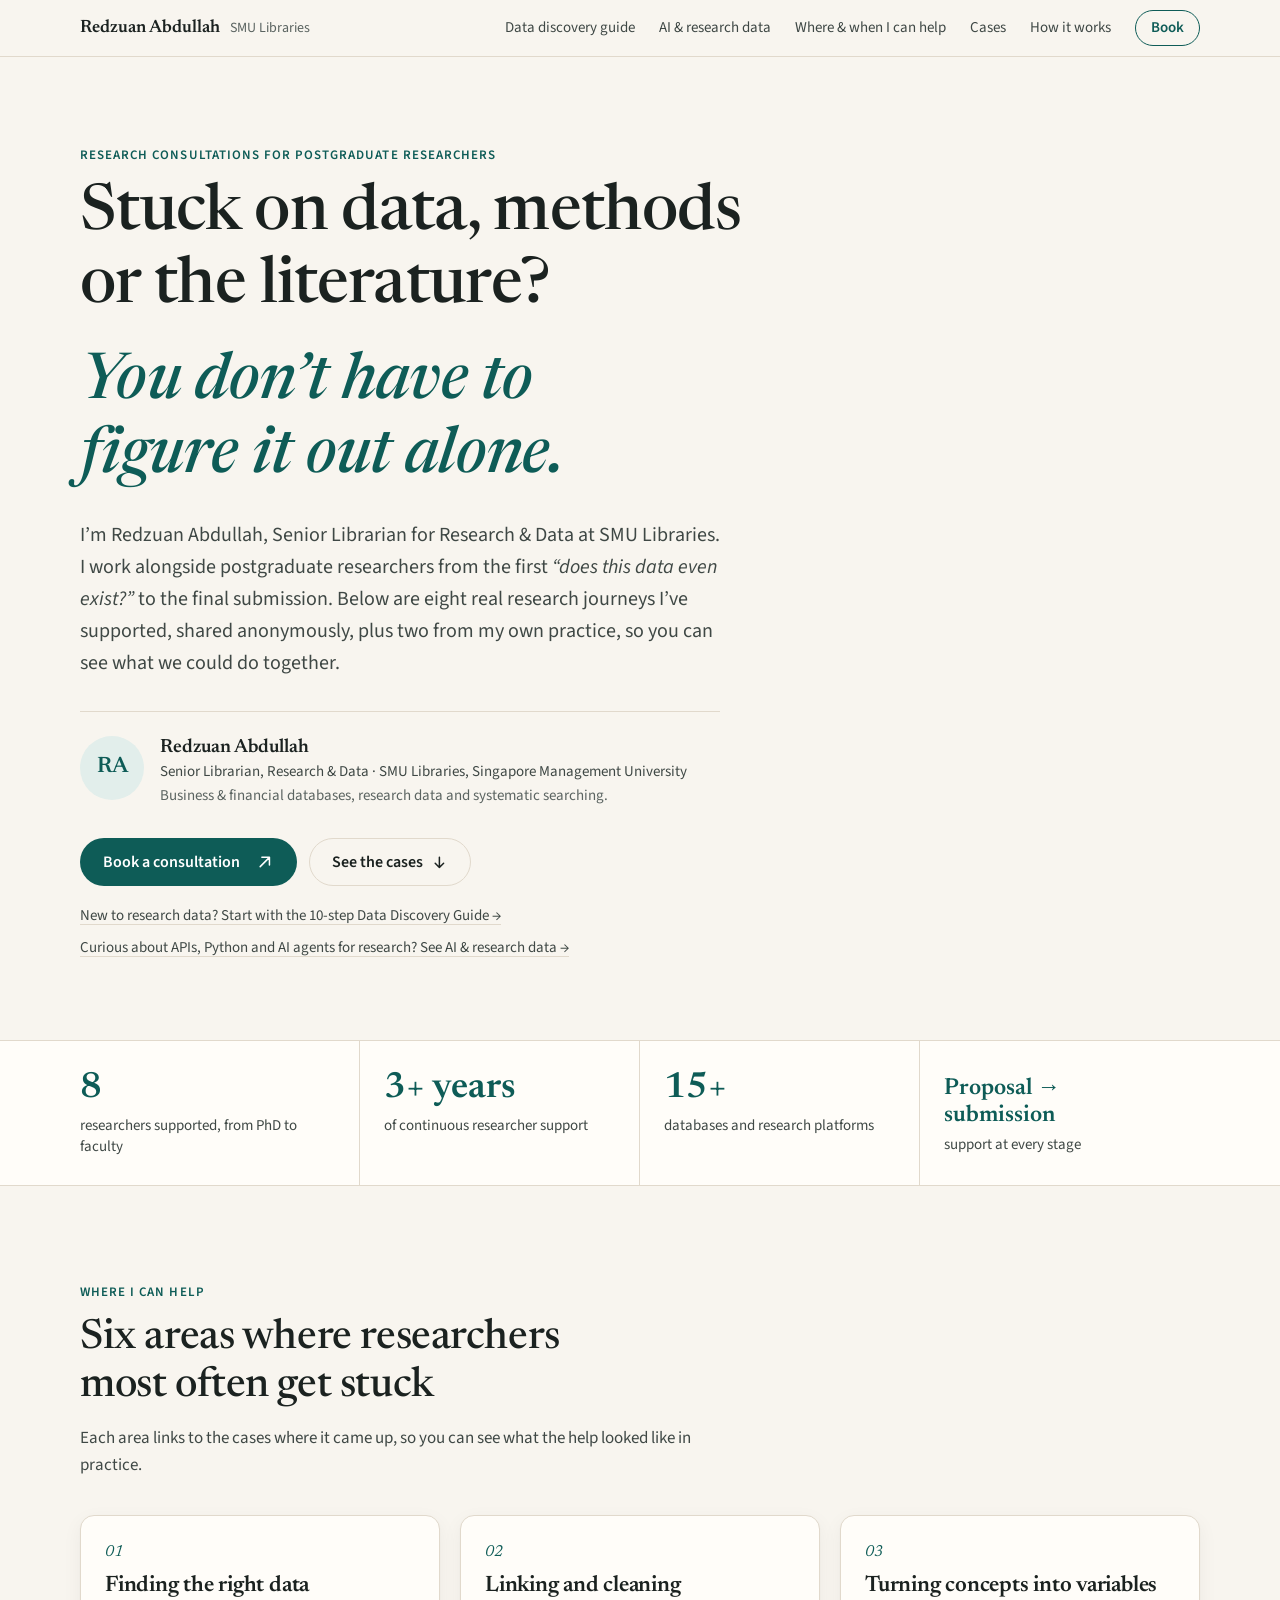
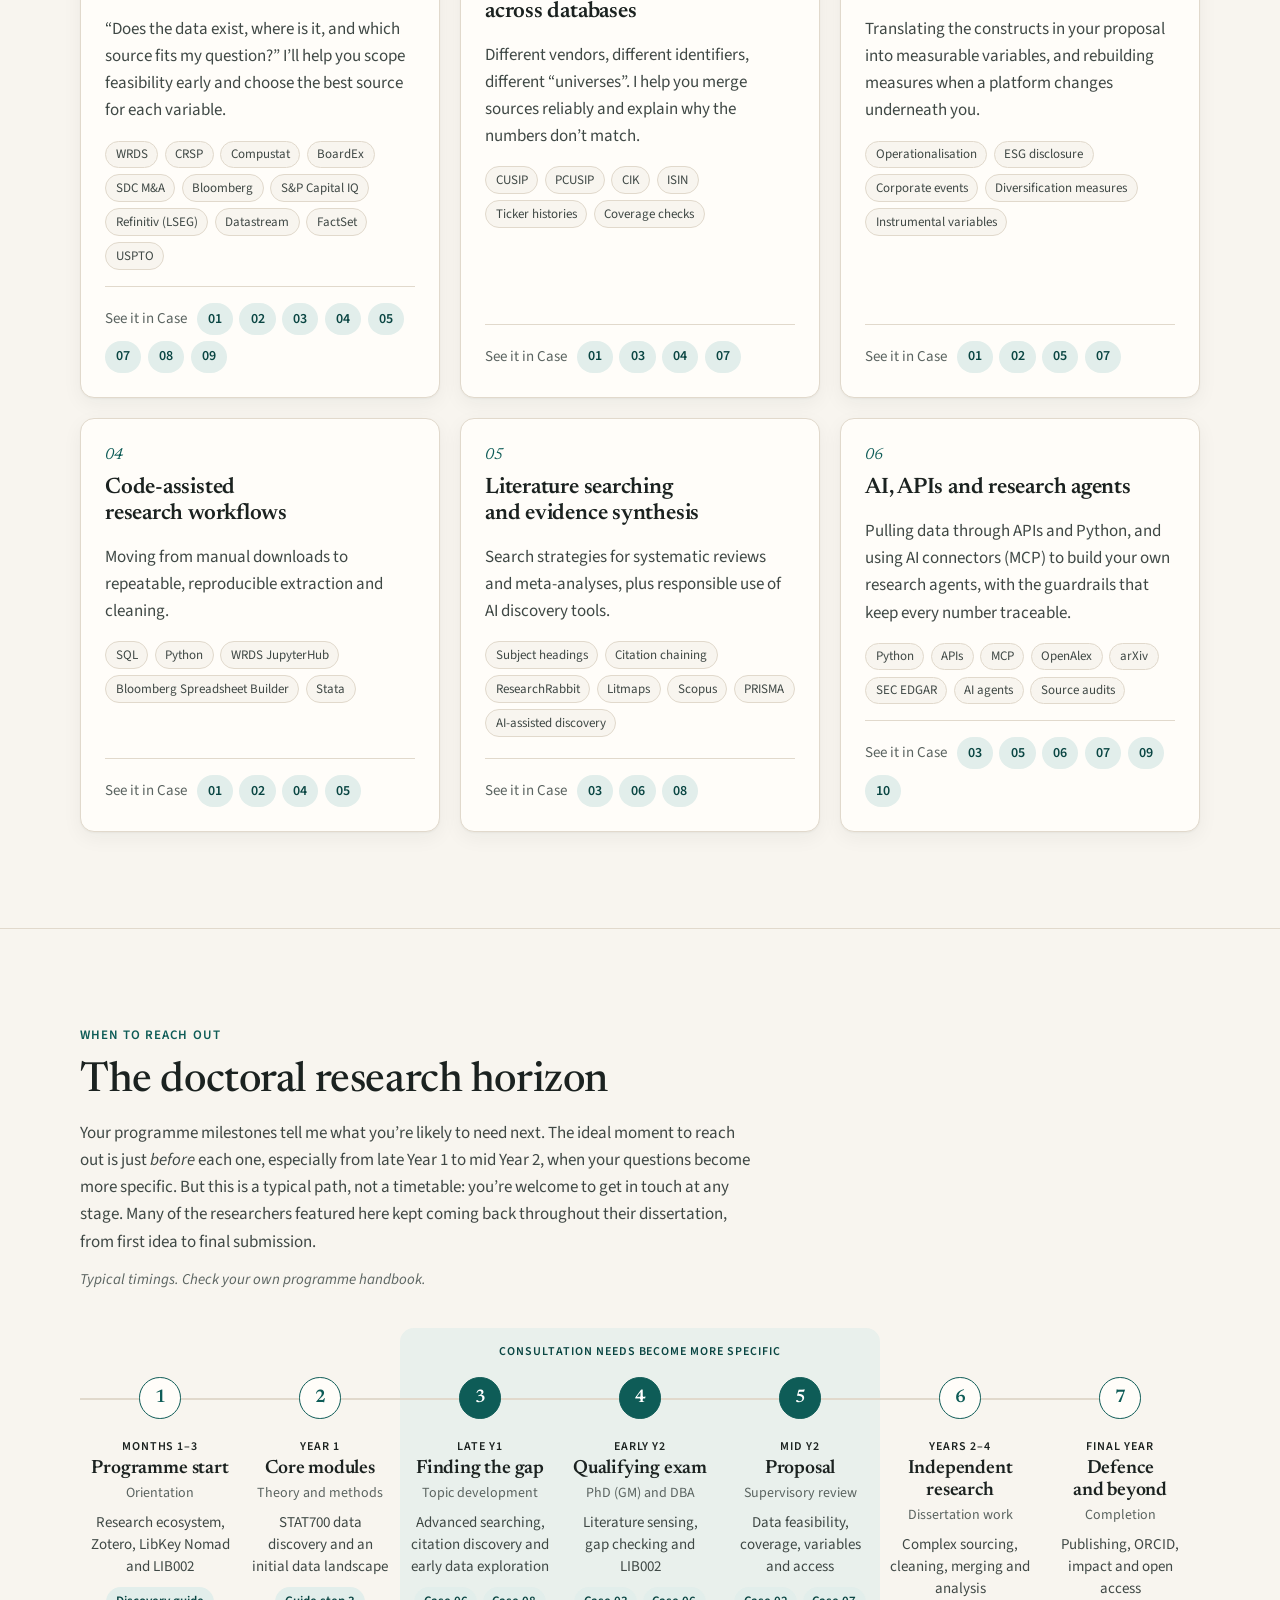
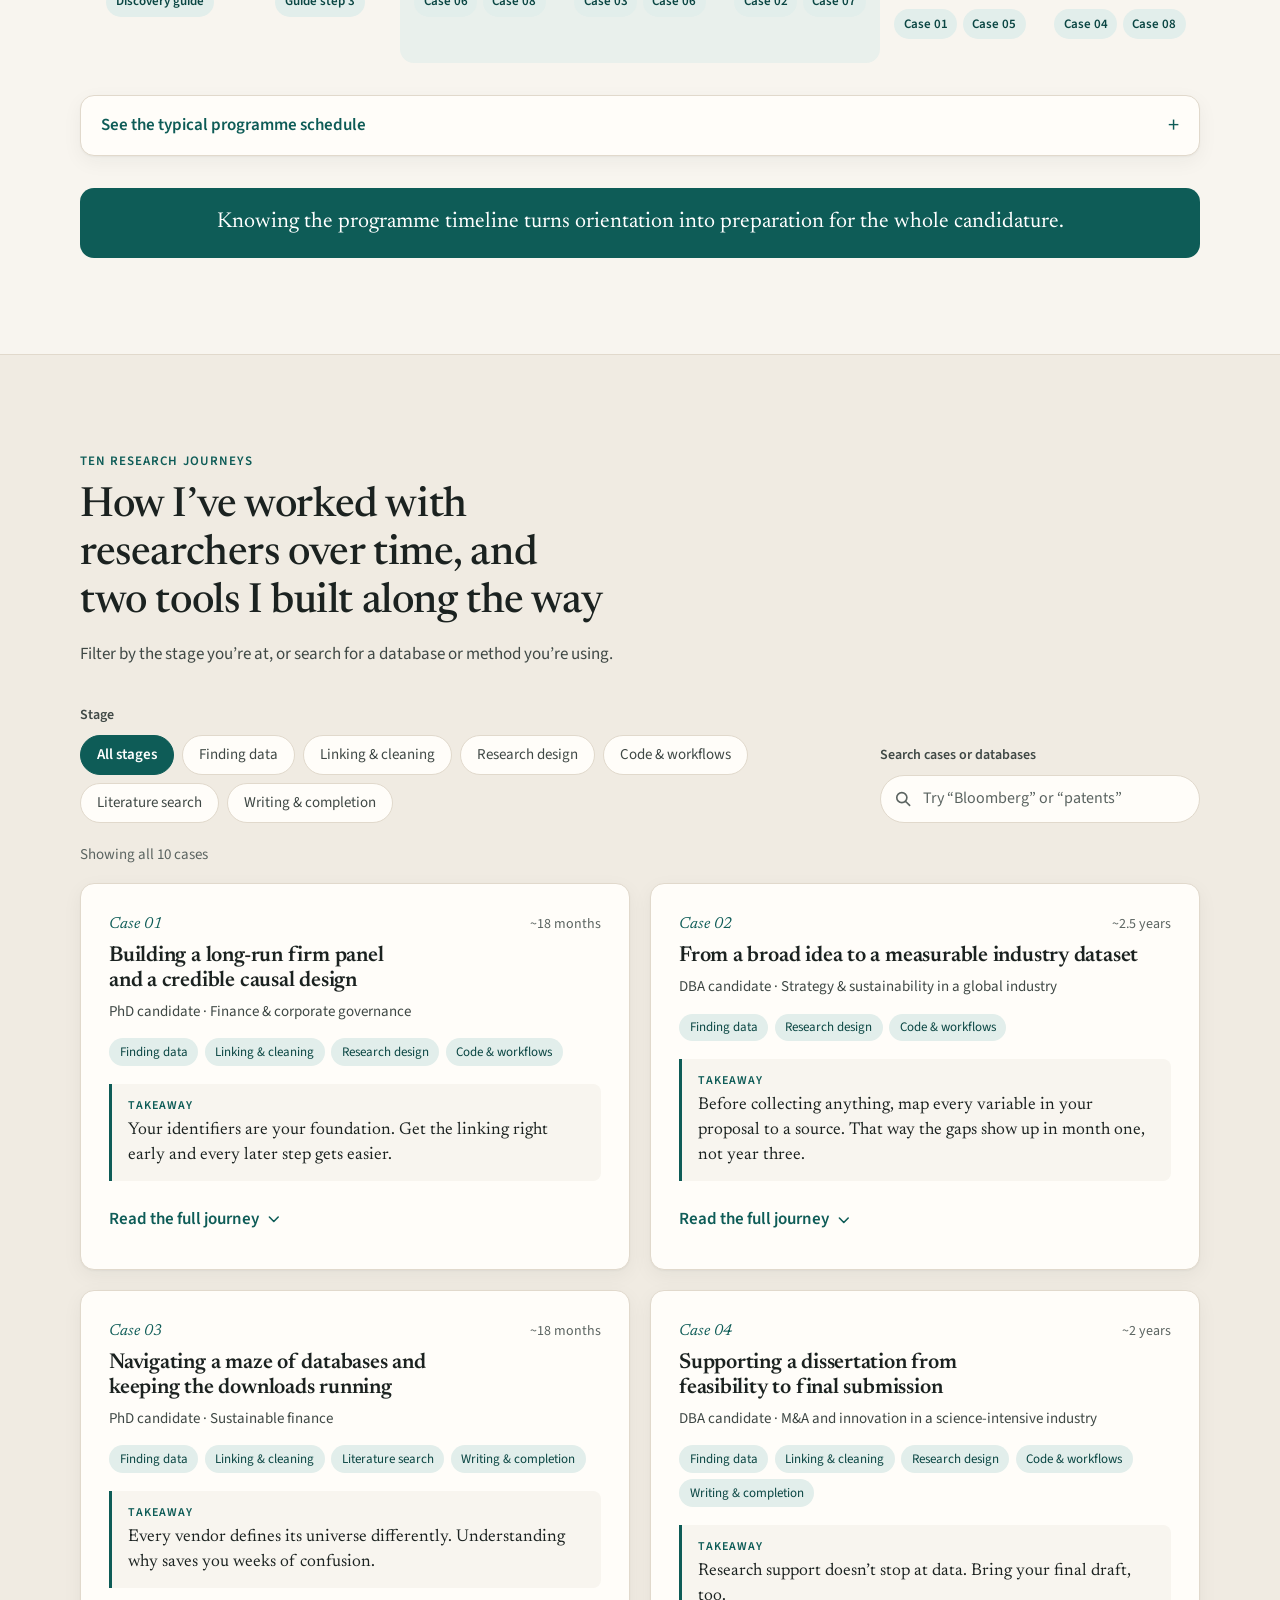
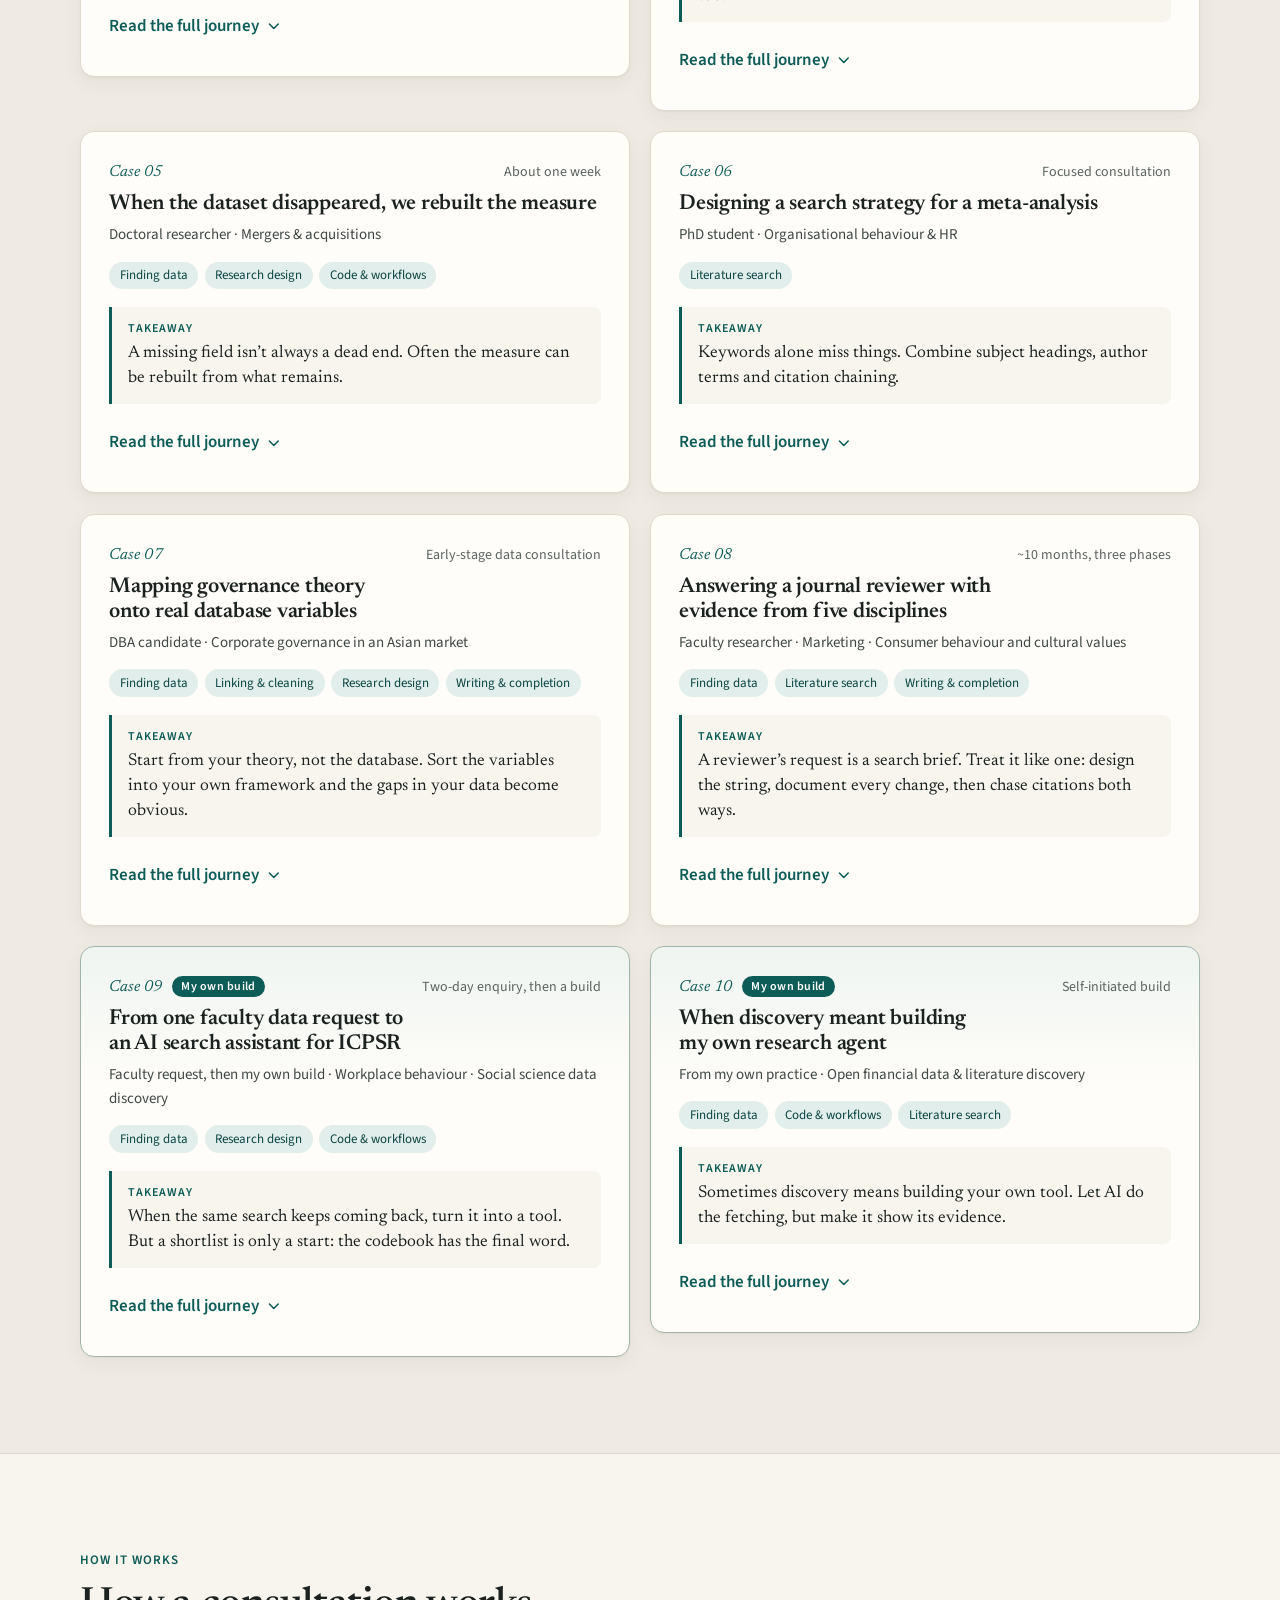
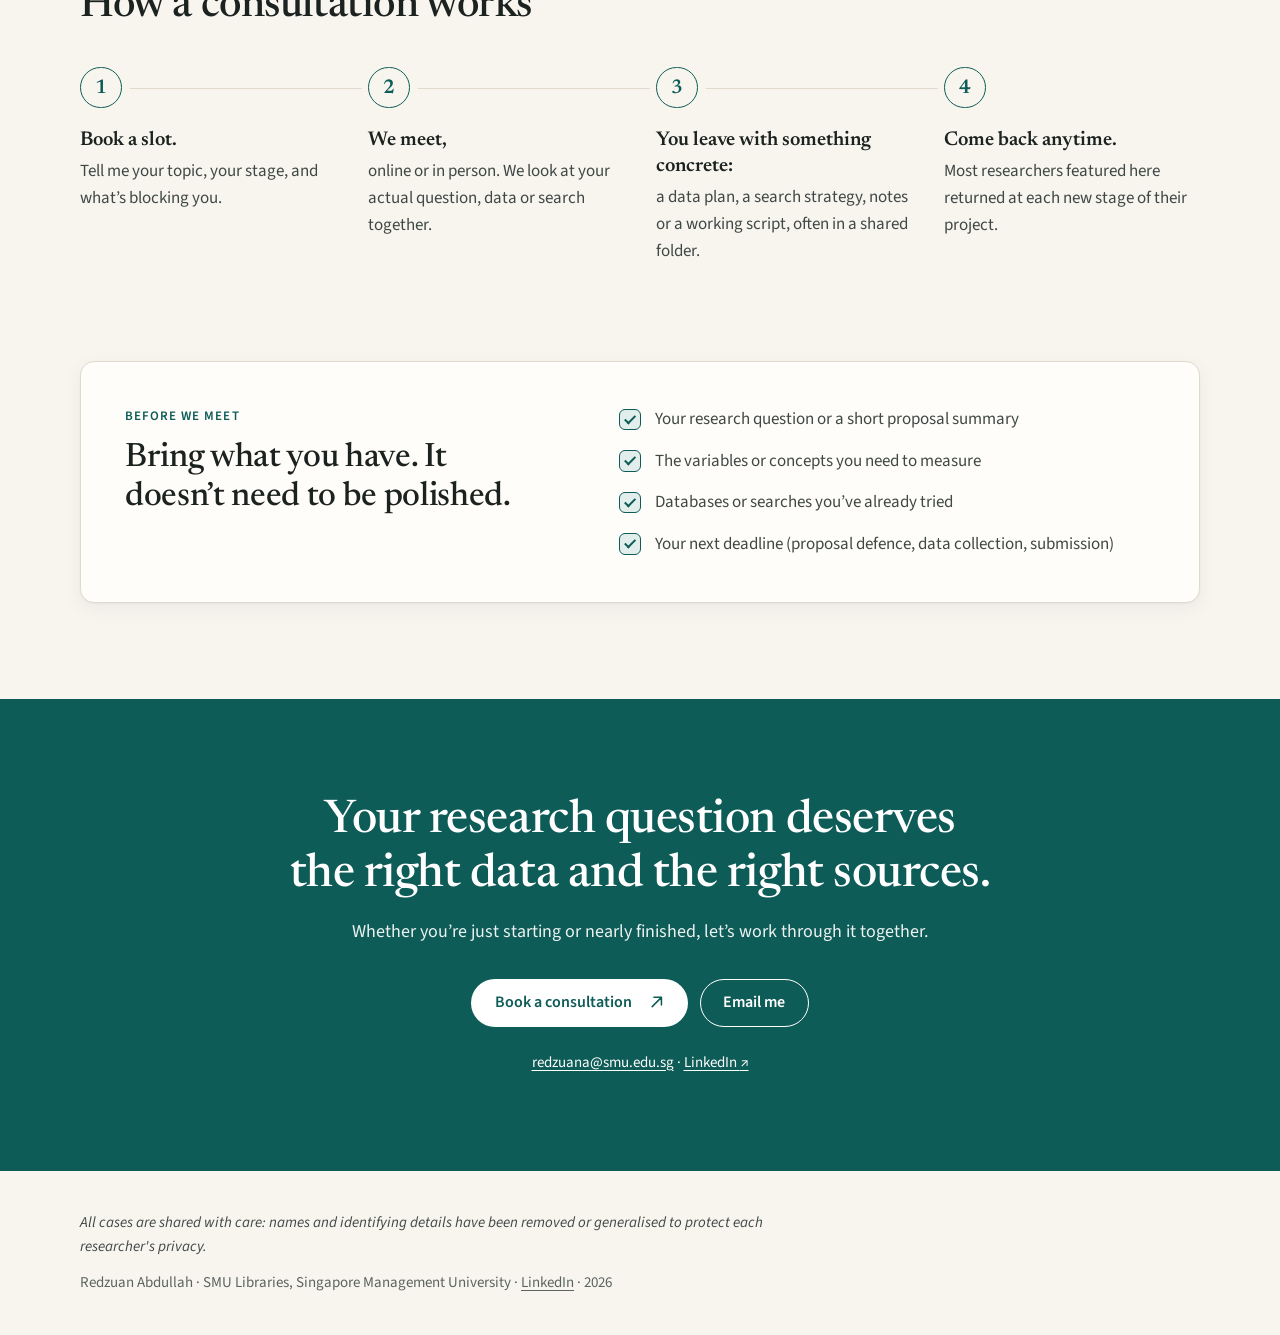
<file: index.html>
<!doctype html>
<html lang="en-SG">
<head>
  <meta charset="utf-8">
  <meta name="viewport" content="width=device-width, initial-scale=1">
  <title>Research consultations · Redzuan Abdullah, SMU Libraries</title>
  <meta name="description" content="Stuck on data, methods or the literature? Book a research consultation with Redzuan Abdullah, Senior Librarian for Research &amp; Data at SMU Libraries, and read ten research journeys, from PhD students to faculty.">
  <meta name="theme-color" content="#f8f5ef" media="(prefers-color-scheme: light)">
  <meta name="theme-color" content="#121614" media="(prefers-color-scheme: dark)">
  <meta name="color-scheme" content="light dark">
  <link rel="canonical" href="https://redzuan-research-support.onrender.com/">

  <!-- Link preview (WhatsApp, Teams, Telegram, LinkedIn…) -->
  <meta property="og:type" content="website">
  <meta property="og:site_name" content="Research consultations · SMU Libraries">
  <meta property="og:title" content="Stuck on data, methods or the literature?">
  <meta property="og:description" content="You don't have to figure it out alone. Ten research journeys, and one-tap booking with Redzuan Abdullah, Senior Librarian for Research &amp; Data at SMU Libraries.">
  <meta property="og:url" content="https://redzuan-research-support.onrender.com/">
  <meta property="og:image" content="https://redzuan-research-support.onrender.com/assets/og-image.png">
  <meta property="og:image:width" content="1200">
  <meta property="og:image:height" content="630">
  <meta property="og:image:alt" content="Research consultations with Redzuan Abdullah, SMU Libraries">
  <meta name="twitter:card" content="summary_large_image">
  <meta name="twitter:title" content="Stuck on data, methods or the literature?">
  <meta name="twitter:description" content="Ten research journeys, and one-tap booking with a Senior Librarian at SMU Libraries.">
  <meta name="twitter:image" content="https://redzuan-research-support.onrender.com/assets/og-image.png">

  <link rel="icon" href="assets/favicon.svg" type="image/svg+xml">
  <link rel="apple-touch-icon" href="assets/apple-touch-icon.png">

  <link rel="preconnect" href="https://fonts.googleapis.com">
  <link rel="preconnect" href="https://fonts.gstatic.com" crossorigin>
  <link rel="stylesheet" href="https://fonts.googleapis.com/css2?family=Newsreader:ital,opsz,wght@0,6..72,500;0,6..72,600;1,6..72,500&family=Source+Sans+3:wght@400;600&display=swap">
  <link rel="stylesheet" href="styles.css">
</head>
<body>
  <a class="skip-link" href="#main">Skip to main content</a>

  <header class="topbar">
    <div class="wrap topbar__inner">
      <a class="topbar__brand" href="#top">
        <span class="topbar__name" data-name>Redzuan Abdullah</span>
        <span class="topbar__org">SMU Libraries</span>
      </a>
      <nav class="topbar__nav" aria-label="Sections">
        <a href="guide.html">Data discovery guide</a>
        <a href="ai.html">AI &amp; research data</a>
        <a href="#help">Where &amp; when I can help</a>
        <a href="#cases">Cases</a>
        <a href="#how">How it works</a>
        <a class="topbar__mobile" href="guide.html">Guide</a>
        <a class="topbar__book" href="https://researchguides.smu.edu.sg/prf.php?id=c960a95b-7bd7-11ed-9738-0ae0bf56cf20" data-book target="_blank" rel="noopener">Book<span class="sr-only"> a consultation (opens in a new tab)</span></a>
      </nav>
    </div>
  </header>

  <main id="main">
    <!-- 1. Hero -->
    <section class="hero" id="top" aria-labelledby="hero-title">
      <div class="wrap">
        <p class="eyebrow">Research consultations for postgraduate researchers</p>
        <h1 id="hero-title" class="hero__title">
          Stuck on data, methods or the literature?
          <span class="hero__accent">You don’t have to figure it out alone.</span>
        </h1>
        <p class="hero__lede">
          I’m <span data-name>Redzuan Abdullah</span>, <span data-title-sentence>Senior Librarian for Research &amp; Data</span> at SMU Libraries.
          I work alongside postgraduate researchers from the first <em>“does this data even exist?”</em>
          to the final submission. Below are eight real research journeys I’ve supported,
          shared anonymously, plus two from my own practice, so you can see what we could do together.
        </p>

        <div class="person">
          <div class="person__avatar" data-avatar aria-hidden="true">RA</div>
          <div class="person__text">
            <p class="person__name" data-name>Redzuan Abdullah</p>
            <p class="person__title"><span data-title>Senior Librarian, Research &amp; Data</span> · <span data-institution>SMU Libraries, Singapore Management University</span></p>
            <p class="person__expertise" data-expertise>Business &amp; financial databases, research data and systematic searching.</p>
          </div>
        </div>

        <div class="actions">
          <a class="btn btn--primary" href="https://researchguides.smu.edu.sg/prf.php?id=c960a95b-7bd7-11ed-9738-0ae0bf56cf20" data-book target="_blank" rel="noopener">
            Book a consultation<span class="sr-only"> (opens in a new tab)</span>
            <svg class="btn__icon" viewBox="0 0 20 20" aria-hidden="true" focusable="false"><path d="M7 4h9v9M16 4 5 15" fill="none" stroke="currentColor" stroke-width="1.8" stroke-linecap="round" stroke-linejoin="round"/></svg>
          </a>
          <a class="btn btn--ghost" href="#cases">
            See the cases
            <svg class="btn__icon" viewBox="0 0 20 20" aria-hidden="true" focusable="false"><path d="M10 4v12M5 11l5 5 5-5" fill="none" stroke="currentColor" stroke-width="1.8" stroke-linecap="round" stroke-linejoin="round"/></svg>
          </a>
        </div>
        <p class="hero__guide"><a href="guide.html">New to research data? Start with the 10-step Data Discovery Guide <span aria-hidden="true">→</span></a></p>
        <p class="hero__guide"><a href="ai.html">Curious about APIs, Python and AI agents for research? See AI &amp; research data <span aria-hidden="true">→</span></a></p>
      </div>
    </section>

    <!-- 2. Stats strip -->
    <section class="stats" aria-label="At a glance">
      <div class="wrap">
        <ul class="stats__list" id="stats-list"></ul>
      </div>
    </section>

    <!-- 3. Where I can help -->
    <section class="section" id="help" aria-labelledby="help-title">
      <div class="wrap">
        <header class="section__head reveal">
          <p class="eyebrow">Where I can help</p>
          <h2 id="help-title" class="section__title">Six areas where researchers most often get stuck</h2>
          <p class="section__intro">Each area links to the cases where it came up, so you can see what the help looked like in practice.</p>
        </header>
        <ol class="themes" id="themes-list"></ol>
      </div>
    </section>

    <!-- 3b. When to reach out -->
    <section class="section section--rule" id="when" aria-labelledby="when-title">
      <div class="wrap">
        <header class="section__head reveal">
          <p class="eyebrow">When to reach out</p>
          <h2 id="when-title" class="section__title">The doctoral research horizon</h2>
          <p class="section__intro">Your programme milestones tell me what you’re likely to need next. The ideal moment to reach out is just <em>before</em> each one, especially from late Year 1 to mid Year 2, when your questions become more specific. But this is a typical path, not a timetable: you’re welcome to get in touch at any stage. Many of the researchers featured here kept coming back throughout their dissertation, from first idea to final submission.</p>
          <p class="horizon__note">Typical timings. Check your own programme handbook.</p>
        </header>

        <ol class="horizon reveal" id="horizon">
          <li class="horizon__band" aria-hidden="true"></li>
          <li class="horizon__bandlabel">Consultation needs become more specific</li>
          <li class="horizon__step" style="--c:1;--r:1">
            <span class="horizon__dot" aria-hidden="true">1</span>
            <p class="horizon__when">Months 1–3</p>
            <h3 class="horizon__title">Programme start</h3>
            <p class="horizon__sub">Orientation</p>
            <p class="horizon__need">Research ecosystem, Zotero, LibKey Nomad and LIB002</p>
            <p class="horizon__links"><span class="sr-only">See: </span><a class="case-link" href="guide.html">Discovery guide</a></p>
          </li>
          <li class="horizon__step" style="--c:2;--r:2">
            <span class="horizon__dot" aria-hidden="true">2</span>
            <p class="horizon__when">Year 1</p>
            <h3 class="horizon__title">Core modules</h3>
            <p class="horizon__sub">Theory and methods</p>
            <p class="horizon__need">STAT700 data discovery and an initial data landscape</p>
            <p class="horizon__links"><span class="sr-only">See: </span><a class="case-link" href="guide.html#step-3">Guide step 3</a></p>
          </li>
          <li class="horizon__step horizon__step--focus" style="--c:3;--r:4">
            <span class="horizon__dot" aria-hidden="true">3</span>
            <p class="horizon__when">Late Y1</p>
            <h3 class="horizon__title">Finding the gap</h3>
            <p class="horizon__sub">Topic development</p>
            <p class="horizon__need">Advanced searching, citation discovery and early data exploration</p>
            <p class="horizon__links"><span class="sr-only">See: </span><a class="case-link" href="#case-06" data-case-link="06">Case 06</a> <a class="case-link" href="#case-08" data-case-link="08">Case 08</a></p>
          </li>
          <li class="horizon__step horizon__step--focus" style="--c:4;--r:5">
            <span class="horizon__dot" aria-hidden="true">4</span>
            <p class="horizon__when">Early Y2</p>
            <h3 class="horizon__title">Qualifying exam</h3>
            <p class="horizon__sub">PhD (GM) and DBA</p>
            <p class="horizon__need">Literature sensing, gap checking and LIB002</p>
            <p class="horizon__links"><span class="sr-only">See: </span><a class="case-link" href="#case-03" data-case-link="03">Case 03</a> <a class="case-link" href="#case-06" data-case-link="06">Case 06</a></p>
          </li>
          <li class="horizon__step horizon__step--focus" style="--c:5;--r:6">
            <span class="horizon__dot" aria-hidden="true">5</span>
            <p class="horizon__when">Mid Y2</p>
            <h3 class="horizon__title">Proposal</h3>
            <p class="horizon__sub">Supervisory review</p>
            <p class="horizon__need">Data feasibility, coverage, variables and access</p>
            <p class="horizon__links"><span class="sr-only">See: </span><a class="case-link" href="#case-02" data-case-link="02">Case 02</a> <a class="case-link" href="#case-07" data-case-link="07">Case 07</a></p>
          </li>
          <li class="horizon__step" style="--c:6;--r:7">
            <span class="horizon__dot" aria-hidden="true">6</span>
            <p class="horizon__when">Years 2–4</p>
            <h3 class="horizon__title">Independent research</h3>
            <p class="horizon__sub">Dissertation work</p>
            <p class="horizon__need">Complex sourcing, cleaning, merging and analysis</p>
            <p class="horizon__links"><span class="sr-only">See: </span><a class="case-link" href="#case-01" data-case-link="01">Case 01</a> <a class="case-link" href="#case-05" data-case-link="05">Case 05</a></p>
          </li>
          <li class="horizon__step" style="--c:7;--r:8">
            <span class="horizon__dot" aria-hidden="true">7</span>
            <p class="horizon__when">Final year</p>
            <h3 class="horizon__title">Defence and beyond</h3>
            <p class="horizon__sub">Completion</p>
            <p class="horizon__need">Publishing, ORCID, impact and open access</p>
            <p class="horizon__links"><span class="sr-only">See: </span><a class="case-link" href="#case-04" data-case-link="04">Case 04</a> <a class="case-link" href="#case-08" data-case-link="08">Case 08</a></p>
          </li>
        </ol>

        <details class="schedule reveal">
          <summary>See the typical programme schedule</summary>
          <div class="schedule__body">
            <table class="schedule__table">
              <caption class="sr-only">Typical programme schedule by year and term</caption>
              <thead><tr><th scope="col">Year</th><th scope="col">Term 1</th><th scope="col">Term 2</th><th scope="col">Term 3</th></tr></thead>
              <tbody>
                <tr><th scope="row">Year one</th><td data-label="Term 1">Modular courses (common) and competency workshops</td><td data-label="Term 2">Modular courses (common) and competency workshops</td><td data-label="Term 3">Modular courses (common) and competency workshops</td></tr>
                <tr><th scope="row">Year two</th><td data-label="Term 1">Modular courses (electives)<br>Qualifying examination<br>Introductory research project</td><td data-label="Term 2">Form dissertation committee<br>Dissertation proposal</td><td data-label="Term 3">Submit written dissertation proposal<br>Oral defence of proposal<br>Dissertation project</td></tr>
                <tr><th scope="row">Year three</th><td data-label="Term 1">Dissertation project</td><td data-label="Term 2">Dissertation project<br>Defence of research project design &amp; implementation</td><td data-label="Term 3">Dissertation project<br>Presentation of defence (research project design &amp; implementation)</td></tr>
                <tr><th scope="row">Year four</th><td data-label="Term 1">Dissertation project</td><td data-label="Term 2">Dissertation project<br>Submission of written dissertation report</td><td data-label="Term 3">Oral defence of dissertation<br>Revise &amp; re-submit dissertation report<br>Submission of report to PG Research Office</td></tr>
              </tbody>
            </table>
            <p class="schedule__note">Typical timings. Check your own programme handbook.</p>
          </div>
        </details>

        <p class="horizon__close reveal">Knowing the programme timeline turns orientation into preparation for the whole candidature.</p>
      </div>
    </section>

    <!-- 4. Seven research journeys -->
    <section class="section section--tint" id="cases" aria-labelledby="cases-title">
      <div class="wrap">
        <header class="section__head reveal">
          <p class="eyebrow">Ten research journeys</p>
          <h2 id="cases-title" class="section__title">How I’ve worked with researchers over time, and two tools I built along the way</h2>
          <p class="section__intro">Filter by the stage you’re at, or search for a database or method you’re using.</p>
        </header>

        <div class="filters" role="search">
          <fieldset class="filters__stages">
            <legend class="filters__label">Stage</legend>
            <div class="filters__chips" id="stage-filters"></div>
          </fieldset>
          <div class="filters__search">
            <label class="filters__label" for="case-search">Search cases or databases</label>
            <div class="search">
              <svg class="search__icon" viewBox="0 0 20 20" aria-hidden="true" focusable="false"><circle cx="8.5" cy="8.5" r="5.5" fill="none" stroke="currentColor" stroke-width="1.8"/><path d="m13 13 4 4" stroke="currentColor" stroke-width="1.8" stroke-linecap="round"/></svg>
              <input id="case-search" class="search__input" type="search" placeholder="Try “Bloomberg” or “patents”" autocomplete="off" spellcheck="false">
            </div>
          </div>
        </div>

        <p class="results" id="results-count" role="status" aria-live="polite"></p>
        <ul class="cases" id="case-list"></ul>
        <div class="empty" id="empty-state" hidden>
          <p>No cases match that combination yet. That doesn’t mean I can’t help.</p>
          <button type="button" class="btn btn--ghost btn--small" id="reset-filters">Show all cases</button>
        </div>
      </div>
    </section>

    <!-- 5. How a consultation works -->
    <section class="section" id="how" aria-labelledby="how-title">
      <div class="wrap">
        <header class="section__head reveal">
          <p class="eyebrow">How it works</p>
          <h2 id="how-title" class="section__title">How a consultation works</h2>
        </header>
        <ol class="steps" id="steps-list"></ol>
      </div>
    </section>

    <!-- 6. Before we meet -->
    <section class="section section--tight" id="prepare" aria-labelledby="prepare-title">
      <div class="wrap">
        <div class="prepare reveal">
          <div>
            <p class="eyebrow">Before we meet</p>
            <h2 id="prepare-title" class="section__title">Bring what you have. It doesn’t need to be polished.</h2>
          </div>
          <ul class="checklist" id="checklist"></ul>
        </div>
      </div>
    </section>

    <!-- 7. Final call to action -->
    <section class="cta" id="book" aria-labelledby="cta-title">
      <div class="wrap cta__inner reveal">
        <h2 id="cta-title" class="cta__title">Your research question deserves the right data and the right sources.</h2>
        <p class="cta__line">Whether you’re just starting or nearly finished, let’s work through it together.</p>
        <div class="actions actions--center">
          <a class="btn btn--light" href="https://researchguides.smu.edu.sg/prf.php?id=c960a95b-7bd7-11ed-9738-0ae0bf56cf20" data-book target="_blank" rel="noopener">
            Book a consultation<span class="sr-only"> (opens in a new tab)</span>
            <svg class="btn__icon" viewBox="0 0 20 20" aria-hidden="true" focusable="false"><path d="M7 4h9v9M16 4 5 15" fill="none" stroke="currentColor" stroke-width="1.8" stroke-linecap="round" stroke-linejoin="round"/></svg>
          </a>
          <a class="btn btn--outline-light" href="mailto:redzuana@smu.edu.sg" data-email>Email me</a>
        </div>
        <p class="cta__email"><a href="mailto:redzuana@smu.edu.sg" data-email data-email-text>redzuana@smu.edu.sg</a> · <a href="https://www.linkedin.com/in/redzuan-abdullah-b723809b/" data-linkedin target="_blank" rel="noopener">LinkedIn <span aria-hidden="true">↗</span><span class="sr-only"> (opens in a new tab)</span></a></p>
      </div>
    </section>
  </main>

  <!-- 8. Footer -->
  <footer class="footer">
    <div class="wrap">
      <p class="footer__note">All cases are shared with care: names and identifying details have been removed or generalised to protect each researcher's privacy.</p>
      <p class="footer__meta">
        <span data-name>Redzuan Abdullah</span> · <span data-institution>SMU Libraries, Singapore Management University</span> · <a href="https://www.linkedin.com/in/redzuan-abdullah-b723809b/" data-linkedin target="_blank" rel="noopener">LinkedIn<span class="sr-only"> (opens in a new tab)</span></a> · <span id="year">2026</span>
      </p>
    </div>
  </footer>

  <!-- Sticky mobile button (appears after you scroll past the top) -->
  <a class="sticky-book" id="sticky-book" href="https://researchguides.smu.edu.sg/prf.php?id=c960a95b-7bd7-11ed-9738-0ae0bf56cf20" data-book target="_blank" rel="noopener">
    Book a consultation<span class="sr-only"> (opens in a new tab)</span>
  </a>

  <noscript>
    <p class="noscript">Turn on JavaScript to see the case examples. You can still
      <a href="https://researchguides.smu.edu.sg/prf.php?id=c960a95b-7bd7-11ed-9738-0ae0bf56cf20">book a consultation</a>
      or email <a href="mailto:redzuana@smu.edu.sg">redzuana@smu.edu.sg</a>.</p>
  </noscript>

  <script src="content.js" defer></script>
  <script src="script.js" defer></script>
</body>
</html>
</file>
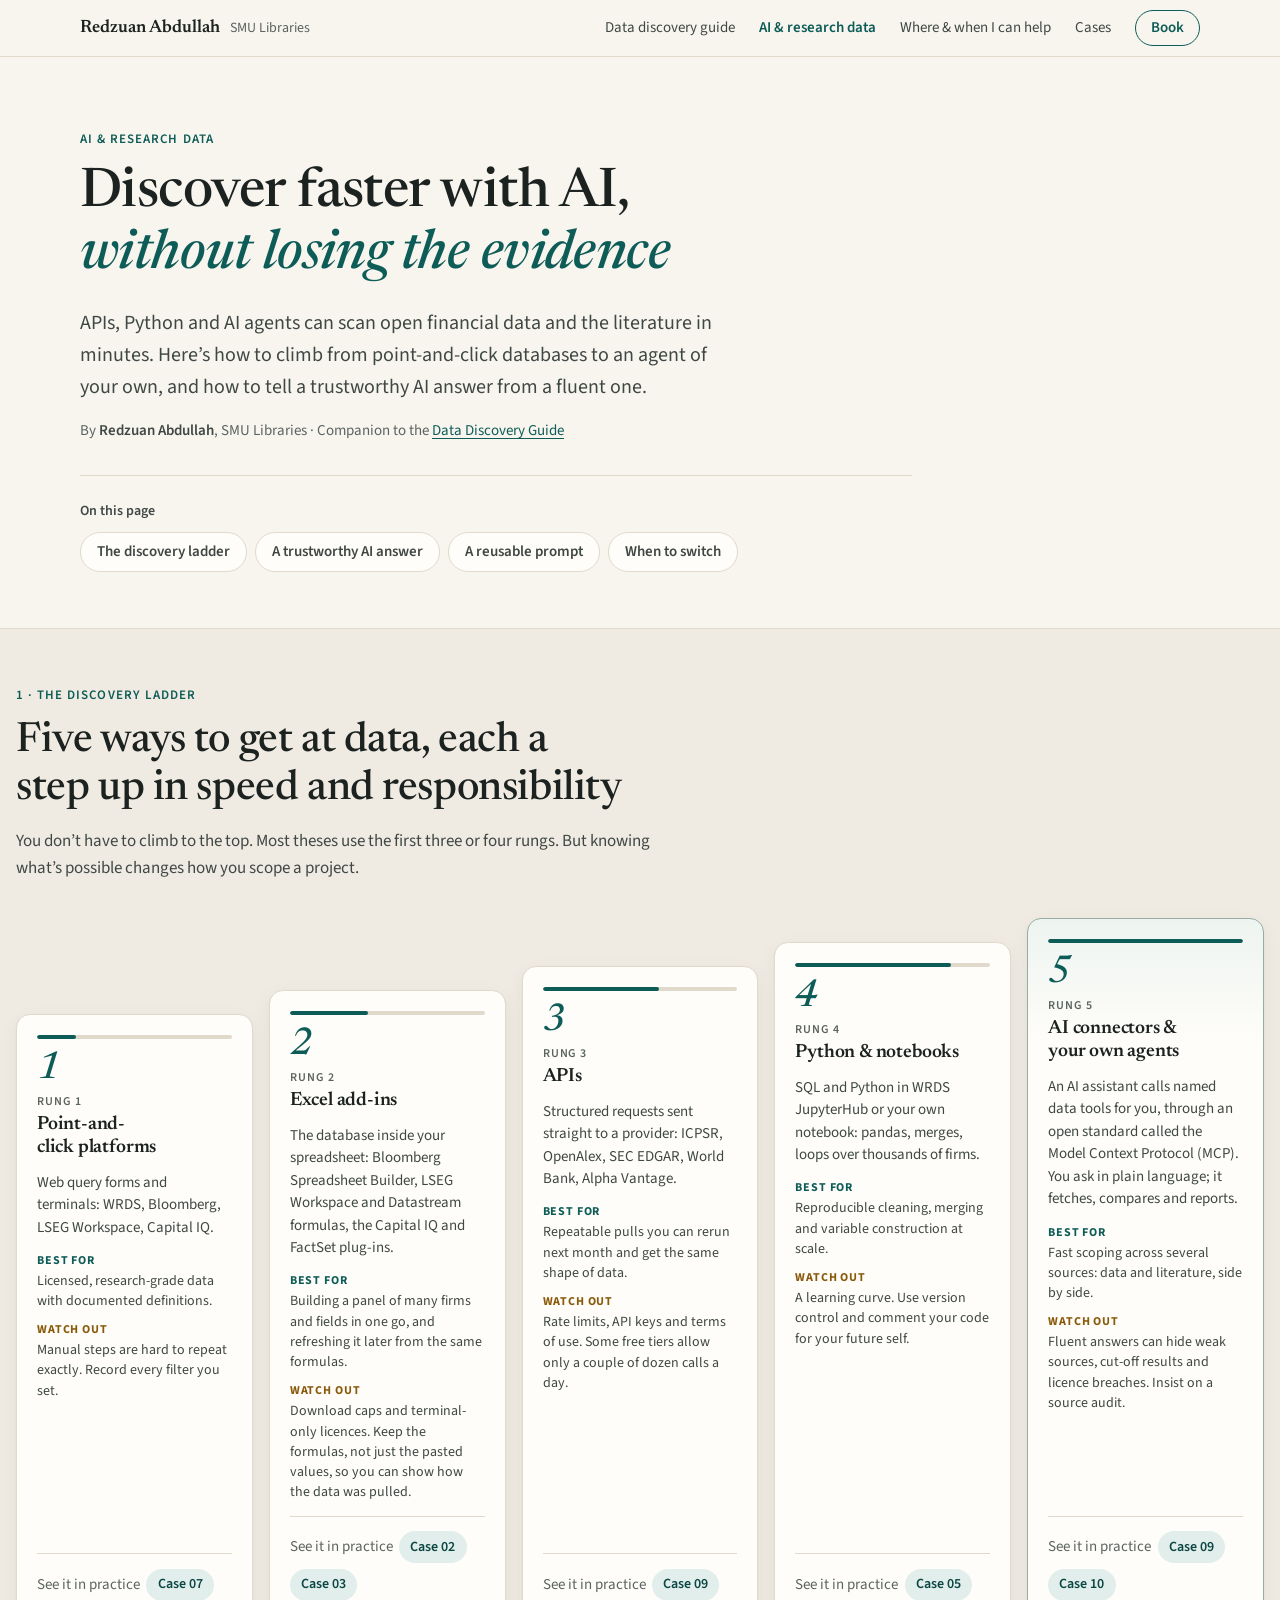
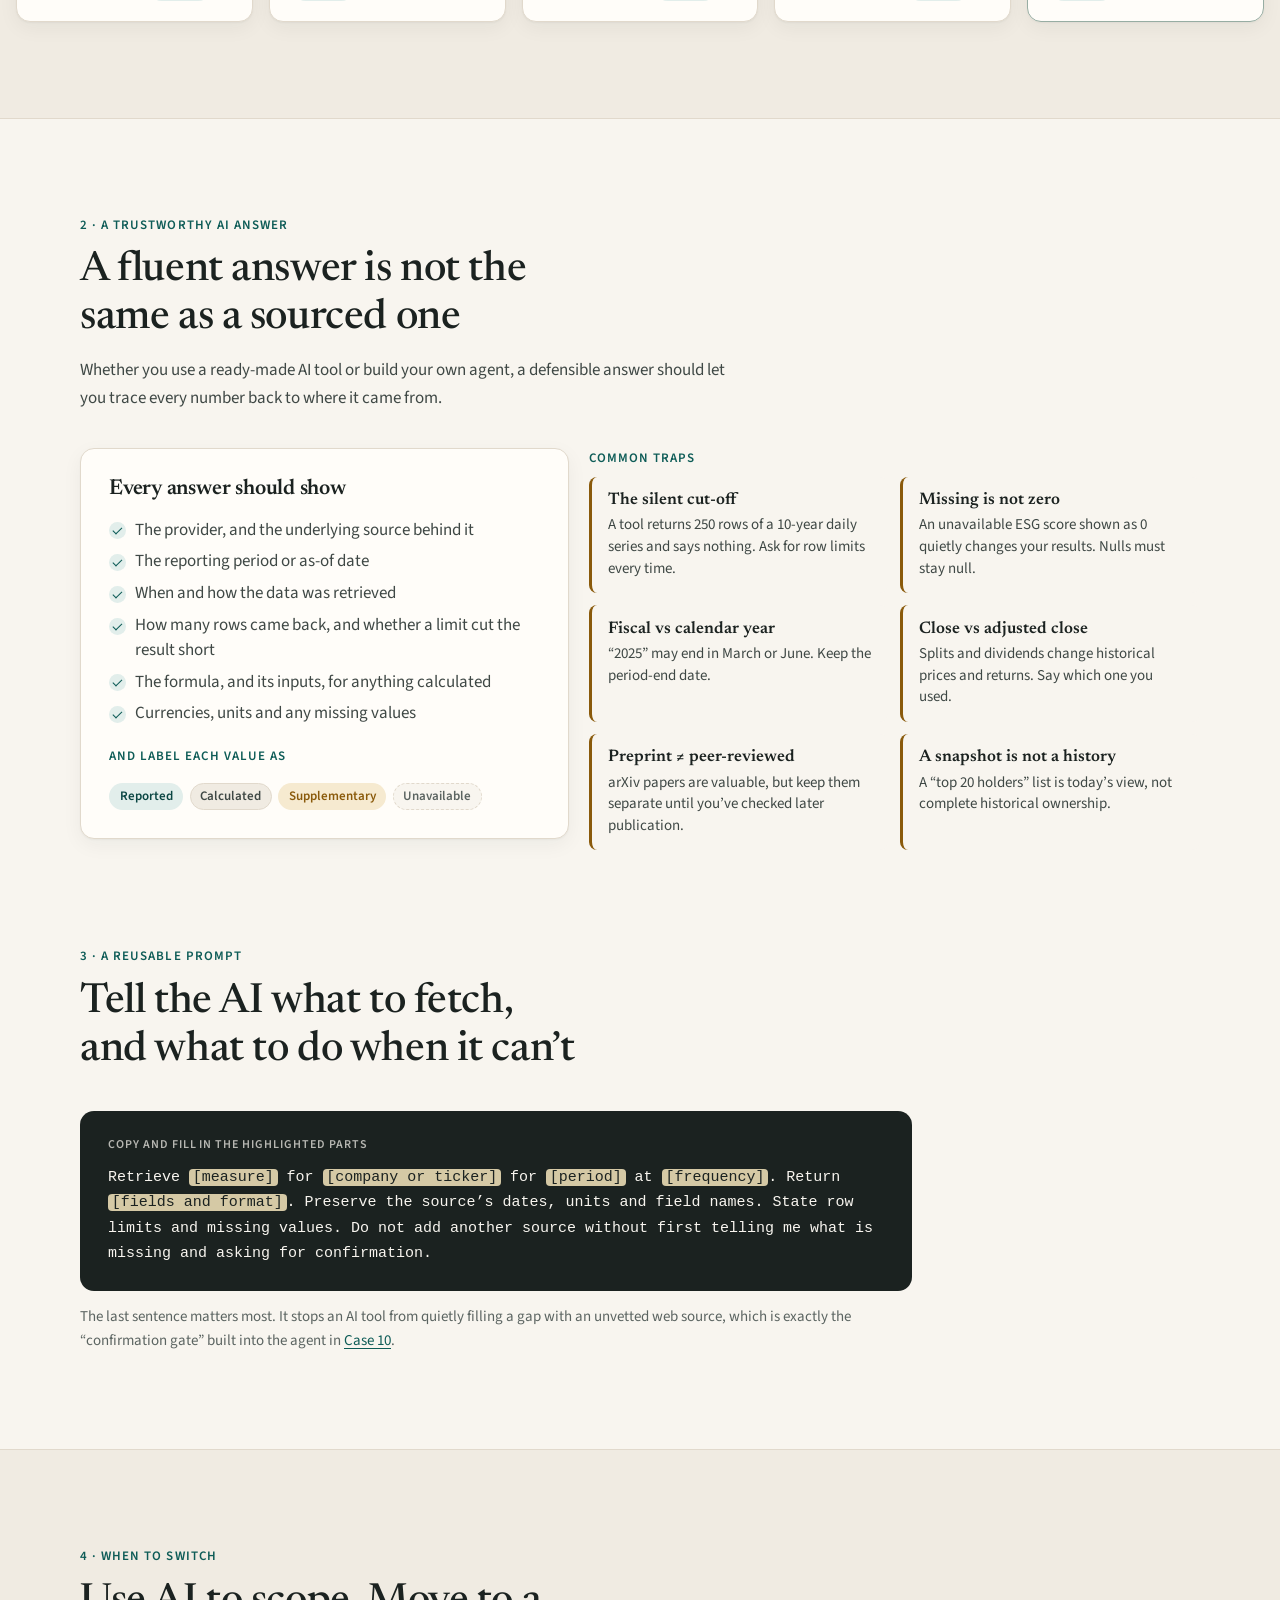
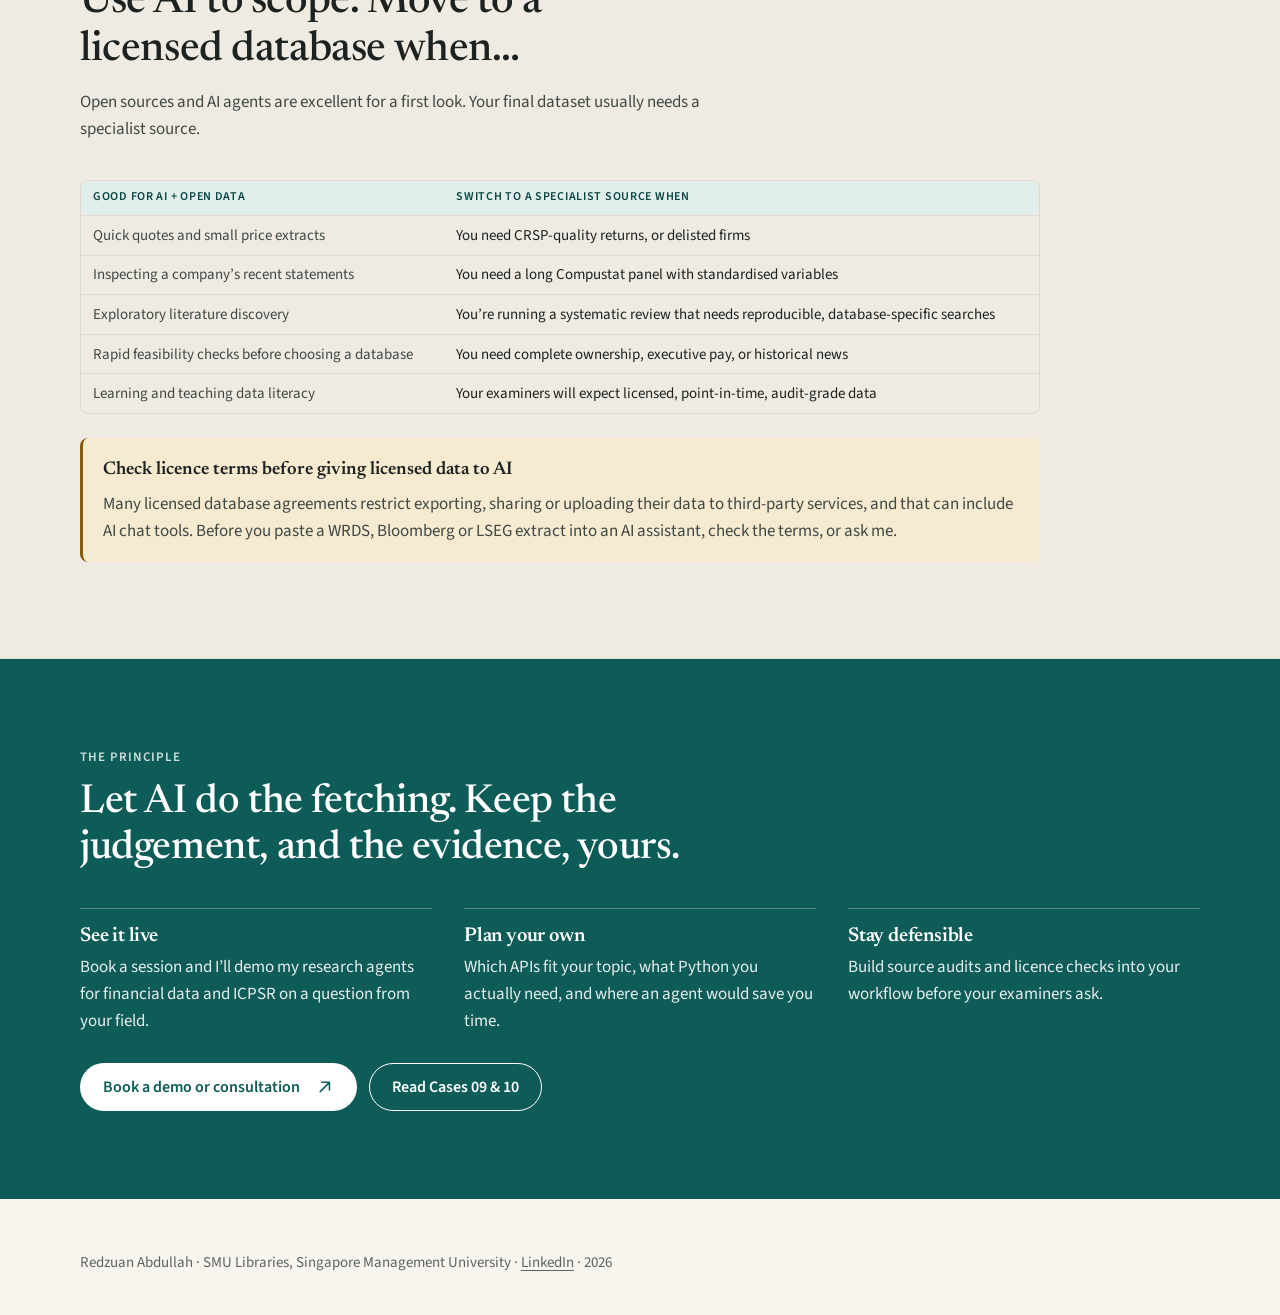
<file: ai.html>
<!doctype html>
<html lang="en-SG">
<head>
  <meta charset="utf-8">
  <meta name="viewport" content="width=device-width, initial-scale=1">
  <title>AI for research data · Redzuan Abdullah, SMU Libraries</title>
  <meta name="description" content="From point-and-click databases to APIs, Python and your own AI research agents, and how to keep every AI answer traceable. By Redzuan Abdullah, SMU Libraries.">
  <meta name="theme-color" content="#f8f5ef" media="(prefers-color-scheme: light)">
  <meta name="theme-color" content="#121614" media="(prefers-color-scheme: dark)">
  <meta name="color-scheme" content="light dark">
  <link rel="canonical" href="https://redzuan-research-support.onrender.com/ai.html">

  <meta property="og:type" content="article">
  <meta property="og:site_name" content="Research consultations · SMU Libraries">
  <meta property="og:title" content="AI for research data: discover fast, keep the evidence">
  <meta property="og:description" content="APIs, Python and AI agents for postgraduate research, with the guardrails that keep results traceable.">
  <meta property="og:url" content="https://redzuan-research-support.onrender.com/ai.html">
  <meta property="og:image" content="https://redzuan-research-support.onrender.com/assets/og-image.png">
  <meta property="og:image:width" content="1200">
  <meta property="og:image:height" content="630">
  <meta name="twitter:card" content="summary_large_image">
  <meta name="twitter:title" content="AI for research data: discover fast, keep the evidence">
  <meta name="twitter:image" content="https://redzuan-research-support.onrender.com/assets/og-image.png">

  <link rel="icon" href="assets/favicon.svg" type="image/svg+xml">
  <link rel="apple-touch-icon" href="assets/apple-touch-icon.png">
  <link rel="preconnect" href="https://fonts.googleapis.com">
  <link rel="preconnect" href="https://fonts.gstatic.com" crossorigin>
  <link rel="stylesheet" href="https://fonts.googleapis.com/css2?family=Newsreader:ital,opsz,wght@0,6..72,500;0,6..72,600;1,6..72,500&family=Source+Sans+3:wght@400;600&display=swap">
  <link rel="stylesheet" href="styles.css">
  <link rel="stylesheet" href="guide.css">
  <link rel="stylesheet" href="ai.css">
</head>
<body>
  <a class="skip-link" href="#main">Skip to main content</a>

  <header class="topbar">
    <div class="wrap topbar__inner">
      <a class="topbar__brand" href="index.html">
        <span class="topbar__name">Redzuan Abdullah</span>
        <span class="topbar__org">SMU Libraries</span>
      </a>
      <nav class="topbar__nav" aria-label="Sections">
        <a href="guide.html">Data discovery guide</a>
        <a href="ai.html" aria-current="page">AI &amp; research data</a>
        <a href="index.html#help">Where &amp; when I can help</a>
        <a href="index.html#cases">Cases</a>
        <a class="topbar__mobile" href="index.html#cases">Cases</a>
        <a class="topbar__book" href="https://researchguides.smu.edu.sg/prf.php?id=c960a95b-7bd7-11ed-9738-0ae0bf56cf20" target="_blank" rel="noopener">Book<span class="sr-only"> a consultation (opens in a new tab)</span></a>
      </nav>
    </div>
  </header>

  <main id="main">
    <!-- Hero -->
    <section class="ghero" aria-labelledby="ai-title">
      <div class="wrap">
        <p class="eyebrow">AI &amp; research data</p>
        <h1 id="ai-title" class="ghero__title">Discover faster with AI, <em>without losing the evidence</em></h1>
        <p class="ghero__lede">APIs, Python and AI agents can scan open financial data and the literature in minutes. Here’s how to climb from point-and-click databases to an agent of your own, and how to tell a trustworthy AI answer from a fluent one.</p>
        <p class="ghero__by">By <strong>Redzuan Abdullah</strong>, SMU Libraries · Companion to the <a href="guide.html">Data Discovery Guide</a></p>

        <nav class="jump" aria-label="Jump to a section">
          <p class="jump__label">On this page</p>
          <ol class="jump__list" style="gap:0.5rem">
            <li><a href="#ladder" style="font-family:var(--sans);font-size:0.9375rem;font-weight:600;padding:0 1rem">The discovery ladder</a></li>
            <li><a href="#trust" style="font-family:var(--sans);font-size:0.9375rem;font-weight:600;padding:0 1rem">A trustworthy AI answer</a></li>
            <li><a href="#prompt" style="font-family:var(--sans);font-size:0.9375rem;font-weight:600;padding:0 1rem">A reusable prompt</a></li>
            <li><a href="#boundary" style="font-family:var(--sans);font-size:0.9375rem;font-weight:600;padding:0 1rem">When to switch</a></li>
          </ol>
        </nav>
      </div>
    </section>

    <!-- 1. Ladder -->
    <section class="section section--tint" id="ladder" aria-labelledby="ladder-title" style="padding-top:3.5rem">
      <div class="wrap">
        <header class="section__head">
          <p class="eyebrow">1 · The discovery ladder</p>
          <h2 id="ladder-title" class="section__title">Five ways to get at data, each a step up in speed and responsibility</h2>
          <p class="section__intro">You don’t have to climb to the top. Most theses use the first three or four rungs. But knowing what’s possible changes how you scope a project.</p>
        </header>

        <ol class="ladder ladder--five">
          <li class="rung">
            <div class="rung__bar" aria-hidden="true"><span style="width:20%"></span></div>
            <div class="rung__top">
              <span class="rung__level" aria-hidden="true">1</span>
              <div><p class="rung__kicker">Rung 1</p><h3 class="rung__title">Point-and-click platforms</h3></div>
            </div>
            <p class="rung__desc">Web query forms and terminals: WRDS, Bloomberg, LSEG Workspace, Capital IQ.</p>
            <div class="rung__pair">
              <p class="rung__good"><b>Best for</b>Licensed, research-grade data with documented definitions.</p>
              <p class="rung__watch"><b>Watch out</b>Manual steps are hard to repeat exactly. Record every filter you set.</p>
            </div>
            <p class="gstep__foot">See it in practice <a class="case-link" href="index.html#case-07">Case 07</a></p>
          </li>

          <li class="rung">
            <div class="rung__bar" aria-hidden="true"><span style="width:40%"></span></div>
            <div class="rung__top">
              <span class="rung__level" aria-hidden="true">2</span>
              <div><p class="rung__kicker">Rung 2</p><h3 class="rung__title">Excel add-ins</h3></div>
            </div>
            <p class="rung__desc">The database inside your spreadsheet: Bloomberg Spreadsheet Builder, LSEG Workspace and Datastream formulas, the Capital IQ and FactSet plug-ins.</p>
            <div class="rung__pair">
              <p class="rung__good"><b>Best for</b>Building a panel of many firms and fields in one go, and refreshing it later from the same formulas.</p>
              <p class="rung__watch"><b>Watch out</b>Download caps and terminal-only licences. Keep the formulas, not just the pasted values, so you can show how the data was pulled.</p>
            </div>
            <p class="gstep__foot">See it in practice <a class="case-link" href="index.html#case-02">Case 02</a> <a class="case-link" href="index.html#case-03">Case 03</a></p>
          </li>

          <li class="rung">
            <div class="rung__bar" aria-hidden="true"><span style="width:60%"></span></div>
            <div class="rung__top">
              <span class="rung__level" aria-hidden="true">3</span>
              <div><p class="rung__kicker">Rung 3</p><h3 class="rung__title">APIs</h3></div>
            </div>
            <p class="rung__desc">Structured requests sent straight to a provider: ICPSR, OpenAlex, SEC EDGAR, World Bank, Alpha Vantage.</p>
            <div class="rung__pair">
              <p class="rung__good"><b>Best for</b>Repeatable pulls you can rerun next month and get the same shape of data.</p>
              <p class="rung__watch"><b>Watch out</b>Rate limits, API keys and terms of use. Some free tiers allow only a couple of dozen calls a day.</p>
            </div>
            <p class="gstep__foot">See it in practice <a class="case-link" href="index.html#case-09">Case 09</a></p>
          </li>

          <li class="rung">
            <div class="rung__bar" aria-hidden="true"><span style="width:80%"></span></div>
            <div class="rung__top">
              <span class="rung__level" aria-hidden="true">4</span>
              <div><p class="rung__kicker">Rung 4</p><h3 class="rung__title">Python &amp; notebooks</h3></div>
            </div>
            <p class="rung__desc">SQL and Python in WRDS JupyterHub or your own notebook: pandas, merges, loops over thousands of firms.</p>
            <div class="rung__pair">
              <p class="rung__good"><b>Best for</b>Reproducible cleaning, merging and variable construction at scale.</p>
              <p class="rung__watch"><b>Watch out</b>A learning curve. Use version control and comment your code for your future self.</p>
            </div>
            <p class="gstep__foot">See it in practice <a class="case-link" href="index.html#case-05">Case 05</a></p>
          </li>

          <li class="rung rung--top">
            <div class="rung__bar" aria-hidden="true"><span style="width:100%"></span></div>
            <div class="rung__top">
              <span class="rung__level" aria-hidden="true">5</span>
              <div><p class="rung__kicker">Rung 5</p><h3 class="rung__title">AI connectors &amp; your own agents</h3></div>
            </div>
            <p class="rung__desc">An AI assistant calls named data tools for you, through an open standard called the Model Context Protocol (MCP). You ask in plain language; it fetches, compares and reports.</p>
            <div class="rung__pair">
              <p class="rung__good"><b>Best for</b>Fast scoping across several sources: data and literature, side by side.</p>
              <p class="rung__watch"><b>Watch out</b>Fluent answers can hide weak sources, cut-off results and licence breaches. Insist on a source audit.</p>
            </div>
            <p class="gstep__foot">See it in practice <a class="case-link" href="index.html#case-09">Case 09</a> <a class="case-link" href="index.html#case-10">Case 10</a></p>
          </li>
        </ol>
      </div>
    </section>

    <!-- 2. Trust -->
    <section class="section" id="trust" aria-labelledby="trust-title">
      <div class="wrap">
        <header class="section__head">
          <p class="eyebrow">2 · A trustworthy AI answer</p>
          <h2 id="trust-title" class="section__title">A fluent answer is not the same as a sourced one</h2>
          <p class="section__intro">Whether you use a ready-made AI tool or build your own agent, a defensible answer should let you trace every number back to where it came from.</p>
        </header>

        <div class="trust">
          <div class="trust__panel">
            <h3>Every answer should show</h3>
            <ul class="glist glist--check">
              <li>The provider, and the underlying source behind it</li>
              <li>The reporting period or as-of date</li>
              <li>When and how the data was retrieved</li>
              <li>How many rows came back, and whether a limit cut the result short</li>
              <li>The formula, and its inputs, for anything calculated</li>
              <li>Currencies, units and any missing values</li>
            </ul>
            <p class="gstep__sub" style="margin-top:1.25rem">And label each value as</p>
            <div class="status">
              <span class="chip chip--rep">Reported</span>
              <span class="chip chip--calc">Calculated</span>
              <span class="chip chip--sup">Supplementary</span>
              <span class="chip chip--na">Unavailable</span>
            </div>
          </div>

          <div>
            <p class="gstep__sub">Common traps</p>
            <ul class="traps">
              <li class="trap"><p class="trap__name">The silent cut-off</p><p class="trap__text">A tool returns 250 rows of a 10-year daily series and says nothing. Ask for row limits every time.</p></li>
              <li class="trap"><p class="trap__name">Missing is not zero</p><p class="trap__text">An unavailable ESG score shown as 0 quietly changes your results. Nulls must stay null.</p></li>
              <li class="trap"><p class="trap__name">Fiscal vs calendar year</p><p class="trap__text">“2025” may end in March or June. Keep the period-end date.</p></li>
              <li class="trap"><p class="trap__name">Close vs adjusted close</p><p class="trap__text">Splits and dividends change historical prices and returns. Say which one you used.</p></li>
              <li class="trap"><p class="trap__name">Preprint ≠ peer-reviewed</p><p class="trap__text">arXiv papers are valuable, but keep them separate until you’ve checked later publication.</p></li>
              <li class="trap"><p class="trap__name">A snapshot is not a history</p><p class="trap__text">A “top 20 holders” list is today’s view, not complete historical ownership.</p></li>
            </ul>
          </div>
        </div>
      </div>
    </section>

    <!-- 3. Prompt -->
    <section class="section section--tight" id="prompt" aria-labelledby="prompt-title">
      <div class="wrap">
        <header class="section__head">
          <p class="eyebrow">3 · A reusable prompt</p>
          <h2 id="prompt-title" class="section__title">Tell the AI what to fetch, and what to do when it can’t</h2>
        </header>
        <div class="prompt">
          <p class="prompt__label">Copy and fill in the highlighted parts</p>
          Retrieve <mark>[measure]</mark> for <mark>[company or ticker]</mark> for <mark>[period]</mark> at <mark>[frequency]</mark>. Return <mark>[fields and format]</mark>. Preserve the source’s dates, units and field names. State row limits and missing values. Do not add another source without first telling me what is missing and asking for confirmation.
        </div>
        <p class="prompt__note">The last sentence matters most. It stops an AI tool from quietly filling a gap with an unvetted web source, which is exactly the “confirmation gate” built into the agent in <a href="index.html#case-10">Case 10</a>.</p>
      </div>
    </section>

    <!-- 4. Boundary -->
    <section class="section section--tint" id="boundary" aria-labelledby="boundary-title">
      <div class="wrap">
        <header class="section__head">
          <p class="eyebrow">4 · When to switch</p>
          <h2 id="boundary-title" class="section__title">Use AI to scope. Move to a licensed database when…</h2>
          <p class="section__intro">Open sources and AI agents are excellent for a first look. Your final dataset usually needs a specialist source.</p>
        </header>

        <div class="boundary gtable-wrap">
          <table class="gtable">
            <thead><tr><th scope="col">Good for AI + open data</th><th scope="col">Switch to a specialist source when</th></tr></thead>
            <tbody>
              <tr><td>Quick quotes and small price extracts</td><td>You need CRSP-quality returns, or delisted firms</td></tr>
              <tr><td>Inspecting a company’s recent statements</td><td>You need a long Compustat panel with standardised variables</td></tr>
              <tr><td>Exploratory literature discovery</td><td>You’re running a systematic review that needs reproducible, database-specific searches</td></tr>
              <tr><td>Rapid feasibility checks before choosing a database</td><td>You need complete ownership, executive pay, or historical news</td></tr>
              <tr><td>Learning and teaching data literacy</td><td>Your examiners will expect licensed, point-in-time, audit-grade data</td></tr>
            </tbody>
          </table>
        </div>

        <aside class="licence" aria-label="Licence terms">
          <p class="licence__title">Check licence terms before giving licensed data to AI</p>
          <p>Many licensed database agreements restrict exporting, sharing or uploading their data to third-party services, and that can include AI chat tools. Before you paste a WRDS, Bloomberg or LSEG extract into an AI assistant, check the terms, or ask me.</p>
        </aside>
      </div>
    </section>

    <!-- Final -->
    <section class="principle" aria-labelledby="ai-principle-title">
      <div class="wrap">
        <p class="eyebrow">The principle</p>
        <h2 id="ai-principle-title" class="principle__title">Let AI do the fetching. Keep the judgement, and the evidence, yours.</h2>
        <div class="principle__cols">
          <div class="principle__col">
            <h3>See it live</h3>
            <p>Book a session and I’ll demo my research agents for financial data and ICPSR on a question from your field.</p>
          </div>
          <div class="principle__col">
            <h3>Plan your own</h3>
            <p>Which APIs fit your topic, what Python you actually need, and where an agent would save you time.</p>
          </div>
          <div class="principle__col">
            <h3>Stay defensible</h3>
            <p>Build source audits and licence checks into your workflow before your examiners ask.</p>
          </div>
        </div>
        <div class="actions">
          <a class="btn btn--light" href="https://researchguides.smu.edu.sg/prf.php?id=c960a95b-7bd7-11ed-9738-0ae0bf56cf20" target="_blank" rel="noopener">
            Book a demo or consultation<span class="sr-only"> (opens in a new tab)</span>
            <svg class="btn__icon" viewBox="0 0 20 20" aria-hidden="true" focusable="false"><path d="M7 4h9v9M16 4 5 15" fill="none" stroke="currentColor" stroke-width="1.8" stroke-linecap="round" stroke-linejoin="round"/></svg>
          </a>
          <a class="btn btn--outline-light" href="index.html#case-09">Read Cases 09 &amp; 10</a>
        </div>
      </div>
    </section>
  </main>

  <footer class="footer">
    <div class="wrap">
      <p class="footer__meta">Redzuan Abdullah · SMU Libraries, Singapore Management University · <a href="https://www.linkedin.com/in/redzuan-abdullah-b723809b/" target="_blank" rel="noopener">LinkedIn<span class="sr-only"> (opens in a new tab)</span></a> · 2026</p>
    </div>
  </footer>

  <a class="sticky-book is-visible" href="https://researchguides.smu.edu.sg/prf.php?id=c960a95b-7bd7-11ed-9738-0ae0bf56cf20" target="_blank" rel="noopener">
    Book a demo or consultation<span class="sr-only"> (opens in a new tab)</span>
  </a>
</body>
</html>
</file>
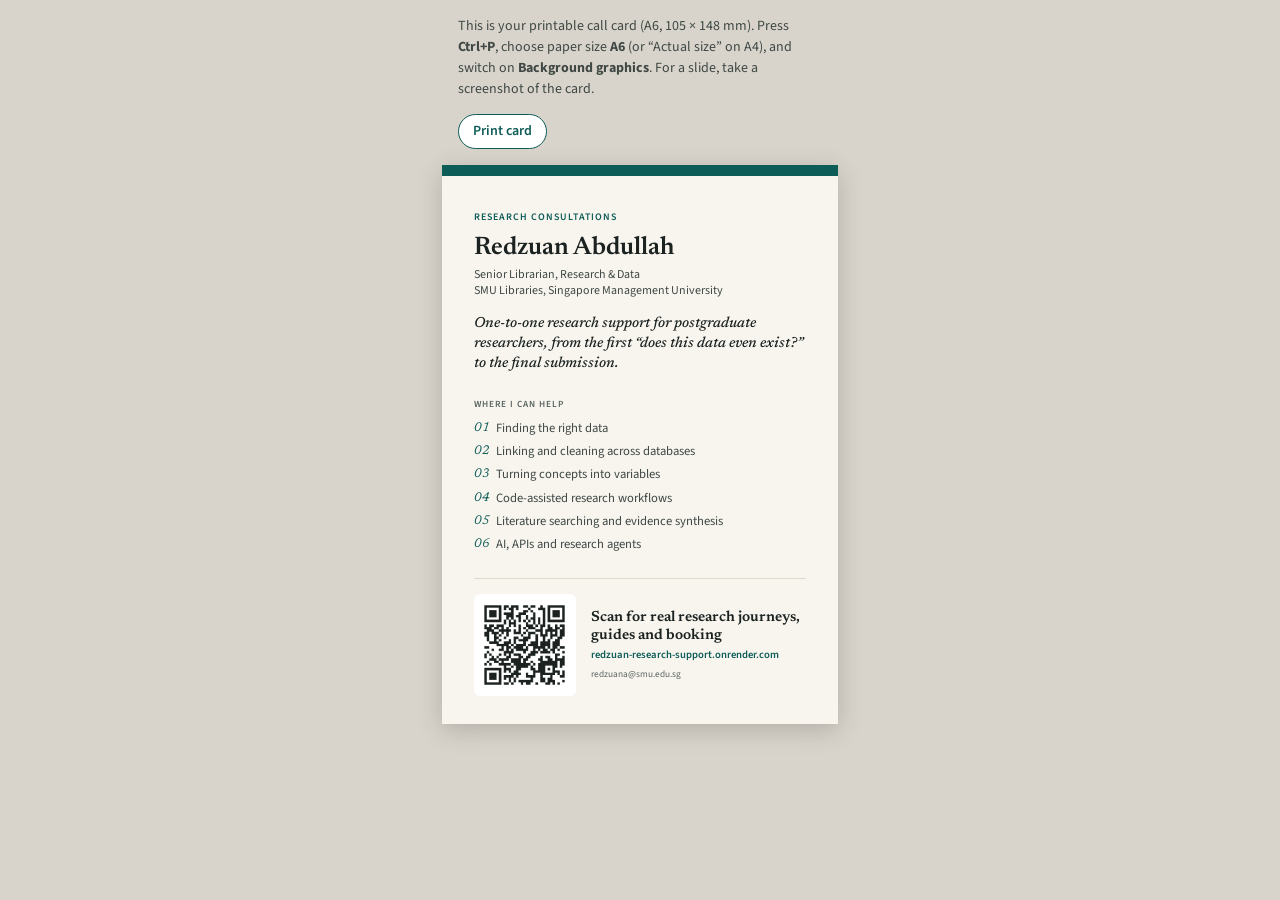
<file: card.html>
<!doctype html>
<html lang="en-SG">
<head>
  <meta charset="utf-8">
  <meta name="viewport" content="width=device-width, initial-scale=1">
  <title>Call card · Research consultations</title>
  <meta name="robots" content="noindex">
  <link rel="icon" href="assets/favicon.svg" type="image/svg+xml">
  <link rel="preconnect" href="https://fonts.googleapis.com">
  <link rel="preconnect" href="https://fonts.gstatic.com" crossorigin>
  <link rel="stylesheet" href="https://fonts.googleapis.com/css2?family=Newsreader:ital,opsz,wght@0,6..72,500;0,6..72,600;1,6..72,500&family=Source+Sans+3:wght@400;600&display=swap">
  <style>
    /* A6 portrait card: 105mm x 148mm. Always printed in light colours. */
    @page { size: 105mm 148mm; margin: 0; }

    :root {
      --bg: #f8f5ef; --ink: #1b2220; --ink-2: #3f4845; --muted: #5b6461;
      --line: #e1d9cc; --accent: #0e5c57; --accent-soft: #e2eeeb;
      --serif: "Newsreader", Georgia, serif;
      --sans: "Source Sans 3", system-ui, "Segoe UI", Arial, sans-serif;
    }
    * { box-sizing: border-box; }
    html, body { margin: 0; }
    body {
      background: #d9d4cb;
      font-family: var(--sans);
      color: var(--ink);
      -webkit-print-color-adjust: exact;
      print-color-adjust: exact;
    }
    .screen-note {
      max-width: 105mm; margin: 16px auto 0; padding: 0 16px;
      font-size: 14px; color: #3f4845; line-height: 1.5;
    }
    .screen-note button {
      font: inherit; font-weight: 600; padding: 6px 14px; border-radius: 999px;
      border: 1.5px solid var(--accent); color: var(--accent); background: #fff; cursor: pointer;
    }
    .card {
      width: 105mm; height: 148mm;
      margin: 16px auto 32px;
      padding: 9mm 8.5mm 7.5mm;
      background: var(--bg);
      border-top: 3mm solid var(--accent);
      display: flex; flex-direction: column;
      overflow: hidden;
      box-shadow: 0 6px 24px rgb(0 0 0 / .18);
    }
    .eyebrow {
      margin: 0; font-size: 7.5pt; font-weight: 600; letter-spacing: .1em;
      text-transform: uppercase; color: var(--accent);
    }
    .name { margin: 3mm 0 0; font-family: var(--serif); font-weight: 600; font-size: 19pt; line-height: 1.1; }
    .title { margin: 1mm 0 0; font-size: 9pt; color: var(--ink-2); line-height: 1.35; }
    .pitch {
      margin: 4mm 0 0; font-family: var(--serif); font-style: italic; font-weight: 500;
      font-size: 11pt; line-height: 1.35; color: var(--ink);
    }
    .themes-h { margin: 6mm 0 2.5mm; font-size: 7pt; font-weight: 600; letter-spacing: .1em; text-transform: uppercase; color: var(--muted); }
    .themes { margin: 0; padding: 0; list-style: none; display: grid; gap: 1.8mm; counter-reset: t; }
    .themes li {
      counter-increment: t; position: relative; padding-left: 6mm;
      font-size: 9.5pt; line-height: 1.3; color: var(--ink-2);
    }
    .themes li::before {
      content: counter(t, decimal-leading-zero); position: absolute; left: 0;
      font-family: var(--serif); font-style: italic; color: var(--accent);
    }
    .foot {
      margin-top: auto; padding-top: 4mm; border-top: .3mm solid var(--line);
      display: flex; align-items: center; gap: 4mm;
    }
    .qr { width: 27mm; height: 27mm; flex: none; background: #fff; padding: 1mm; border-radius: 1.5mm; }
    .foot-text { font-size: 8pt; line-height: 1.35; color: var(--ink-2); min-width: 0; }
    .scan { margin: 0 0 1mm; font-family: var(--serif); font-weight: 600; font-size: 11pt; color: var(--ink); line-height: 1.2; }
    .url { margin: 1mm 0 0; font-weight: 600; color: var(--accent); word-break: break-all; }
    .inst { margin: 1.5mm 0 0; color: var(--muted); font-size: 7pt; }

    @media print {
      body { background: #fff; }
      .screen-note { display: none; }
      .card { margin: 0; box-shadow: none; }
    }
  </style>
</head>
<body>
  <div class="screen-note">
    <p>This is your printable call card (A6, 105 × 148 mm). Press <strong>Ctrl+P</strong>, choose paper size <strong>A6</strong> (or “Actual size” on A4), and switch on <strong>Background graphics</strong>. For a slide, take a screenshot of the card.</p>
    <p><button type="button" onclick="window.print()">Print card</button></p>
  </div>

  <main class="card" aria-label="Call card">
    <p class="eyebrow">Research consultations</p>
    <h1 class="name" data-name>Redzuan Abdullah</h1>
    <p class="title"><span data-title>Senior Librarian, Research &amp; Data</span><br><span data-institution>SMU Libraries, Singapore Management University</span></p>
    <p class="pitch" data-pitch>One-to-one research support for postgraduate researchers, from the first “does this data even exist?” to the final submission.</p>

    <h2 class="themes-h">Where I can help</h2>
    <ol class="themes" id="themes"></ol>

    <div class="foot">
      <img class="qr" src="assets/qr-code.png" alt="QR code linking to the research consultations website" width="300" height="300">
      <div class="foot-text">
        <p class="scan">Scan for real research journeys, guides and booking</p>
        <p class="url" data-url>redzuan-research-support.onrender.com</p>
        <p class="inst" data-email-text>redzuana@smu.edu.sg</p>
      </div>
    </div>
  </main>

  <script src="content.js"></script>
  <script>
    (function () {
      var C = window.SITE_CONTENT;
      if (!C) return;
      var p = C.person;
      function set(sel, text) {
        document.querySelectorAll(sel).forEach(function (el) { el.textContent = text; });
      }
      set("[data-name]", p.name);
      set("[data-title]", p.title);
      set("[data-institution]", p.institution);
      set("[data-pitch]", p.pitch.replace(/\*/g, ""));
      set("[data-url]", p.siteUrl.replace(/^https?:\/\//, "").replace(/\/$/, ""));
      set("[data-email-text]", p.email);
      document.getElementById("themes").innerHTML = C.themes.map(function (t) {
        var li = document.createElement("li");
        li.textContent = t.title;
        return li.outerHTML;
      }).join("");
    })();
  </script>
</body>
</html>
</file>
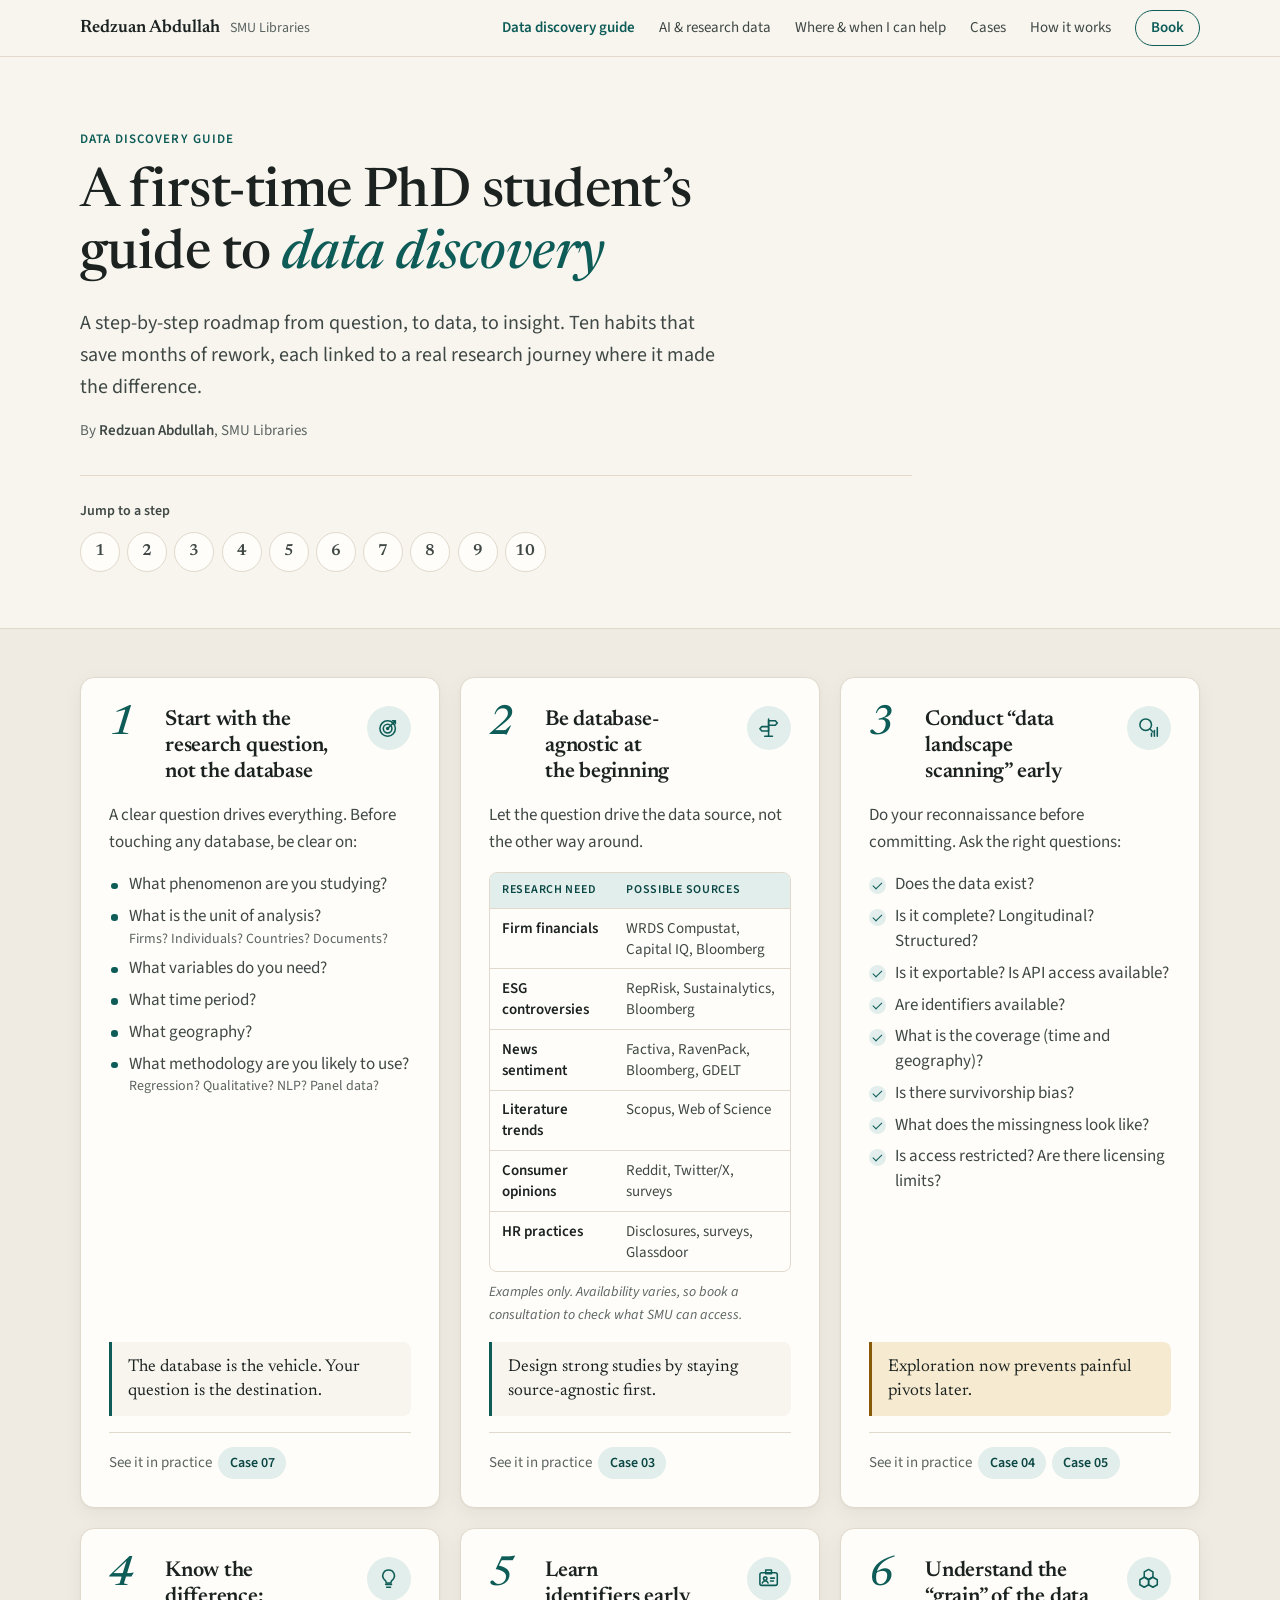
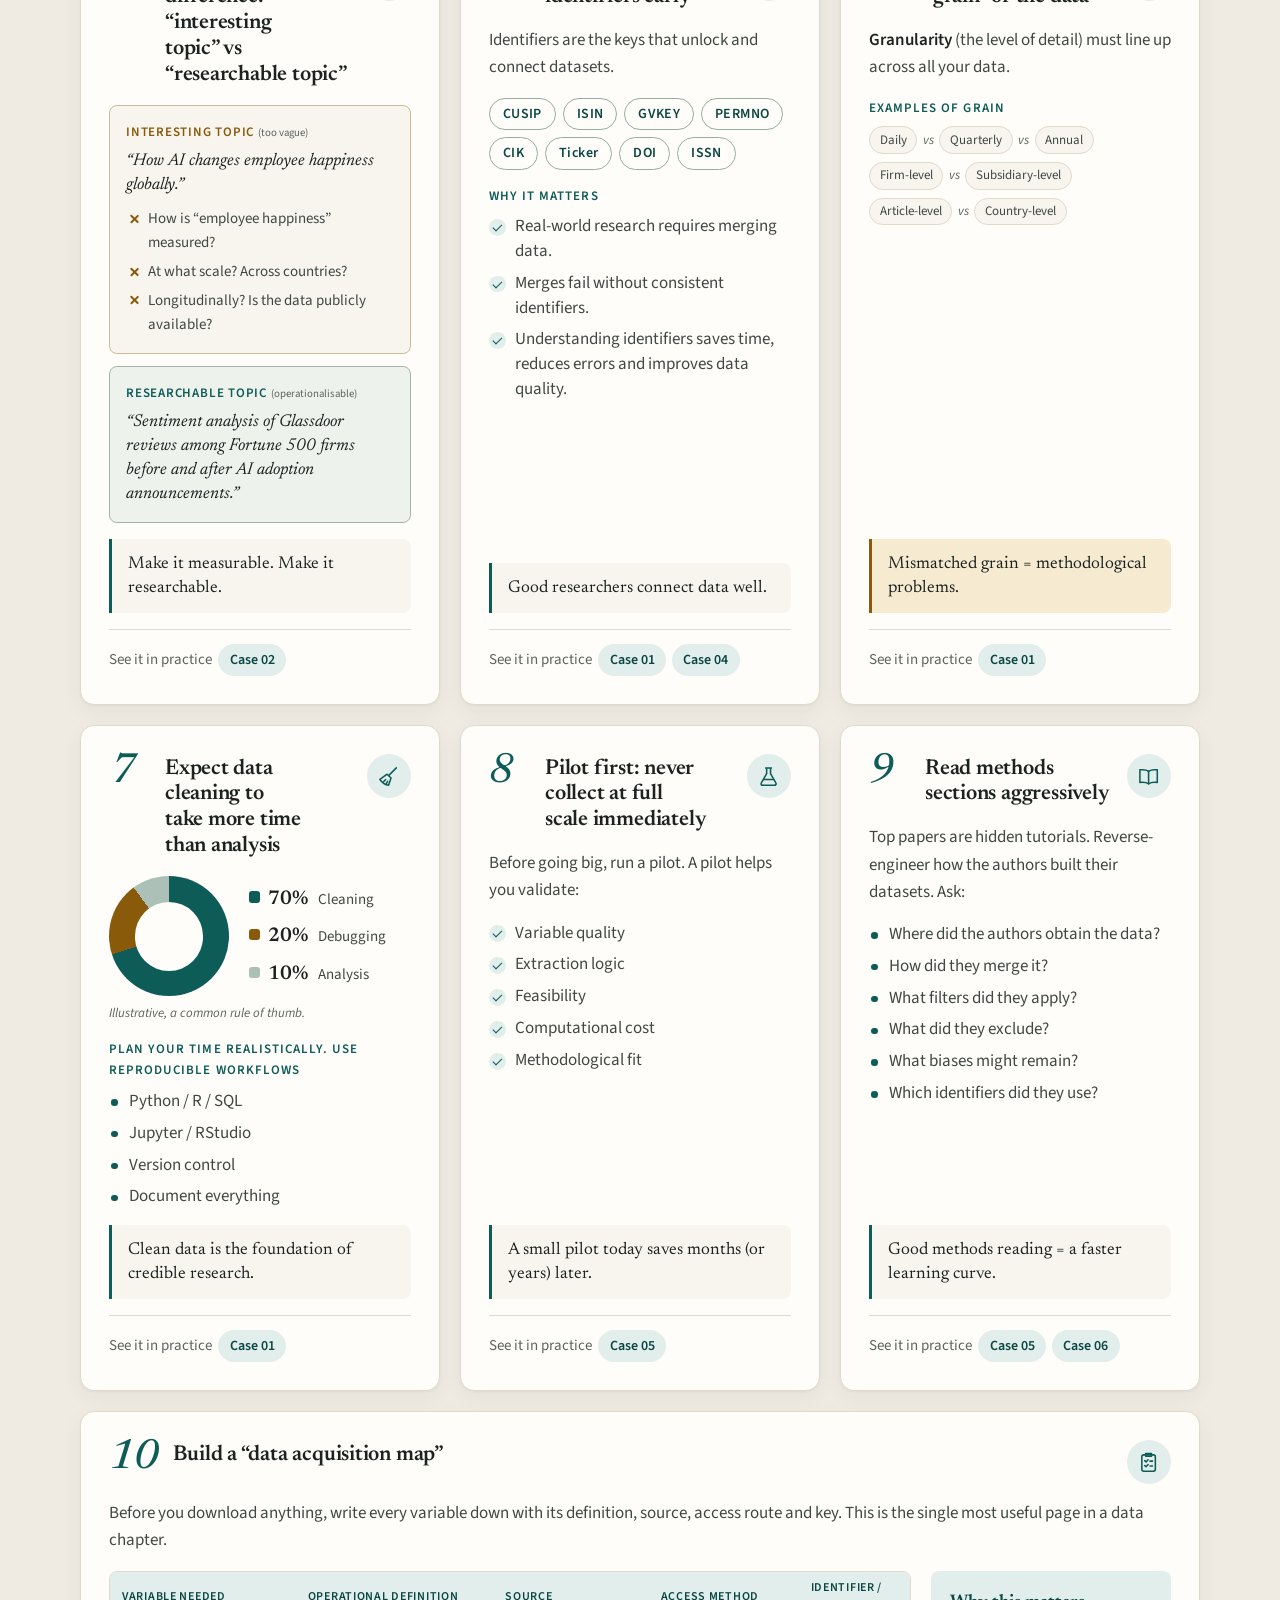
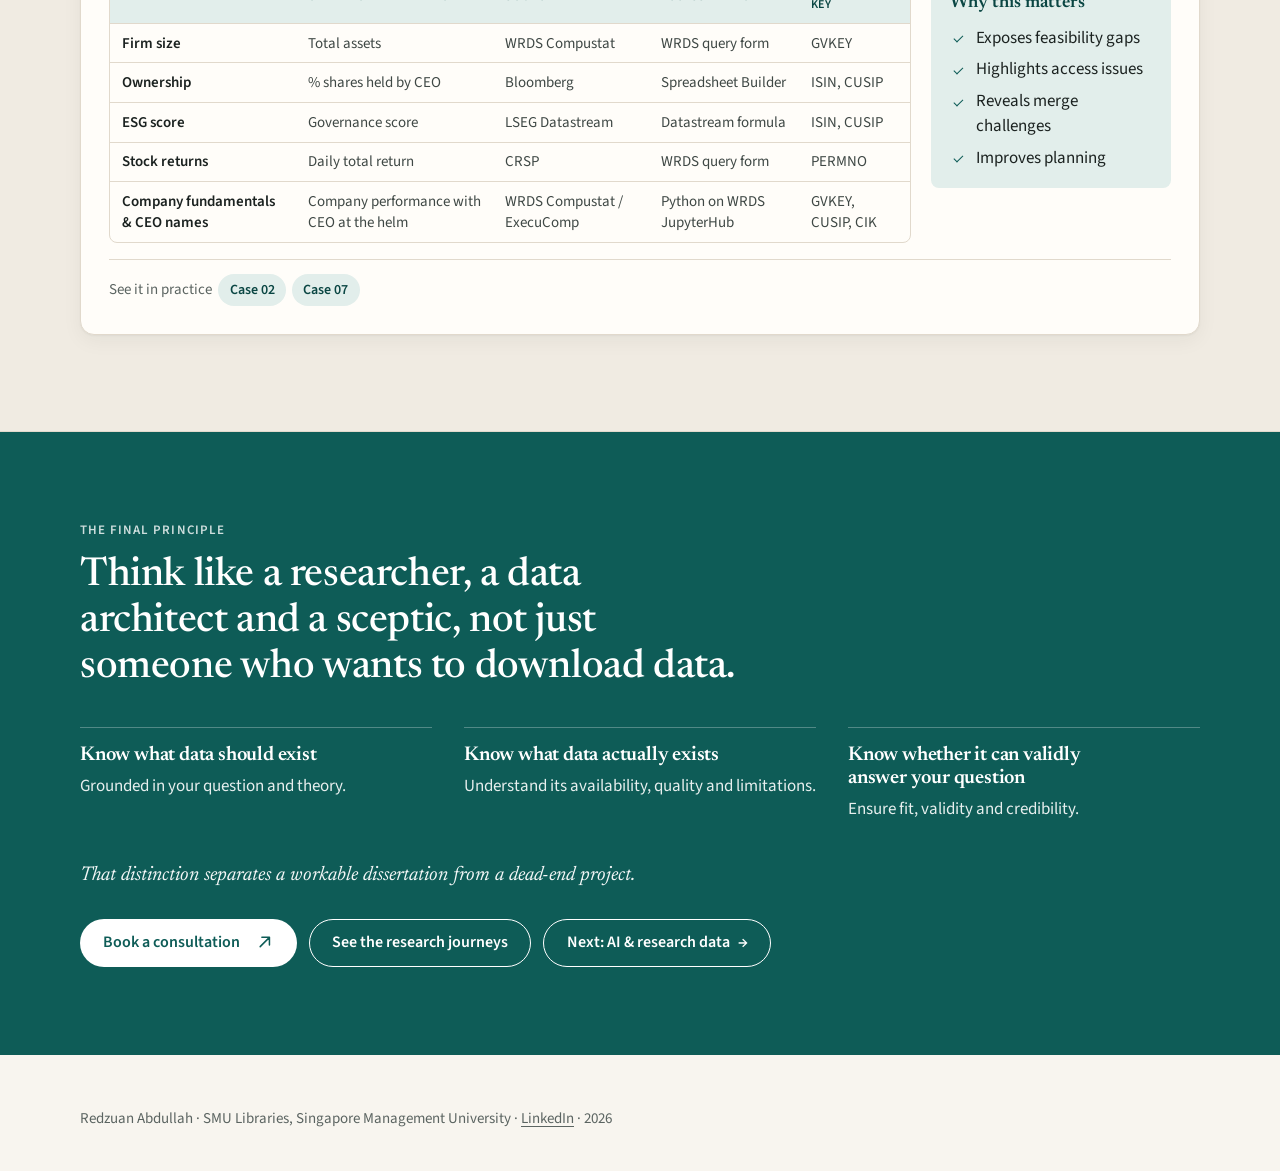
<file: guide.html>
<!doctype html>
<html lang="en-SG">
<head>
  <meta charset="utf-8">
  <meta name="viewport" content="width=device-width, initial-scale=1">
  <title>Data discovery guide · Redzuan Abdullah, SMU Libraries</title>
  <meta name="description" content="A 10-step roadmap for first-time PhD students: from research question, to data, to insight. By Redzuan Abdullah, SMU Libraries.">
  <meta name="theme-color" content="#f8f5ef" media="(prefers-color-scheme: light)">
  <meta name="theme-color" content="#121614" media="(prefers-color-scheme: dark)">
  <meta name="color-scheme" content="light dark">
  <link rel="canonical" href="https://redzuan-research-support.onrender.com/guide.html">

  <meta property="og:type" content="article">
  <meta property="og:site_name" content="Research consultations · SMU Libraries">
  <meta property="og:title" content="A first-time PhD student's guide to data discovery">
  <meta property="og:description" content="10 steps from research question, to data, to insight. By Redzuan Abdullah, SMU Libraries.">
  <meta property="og:url" content="https://redzuan-research-support.onrender.com/guide.html">
  <meta property="og:image" content="https://redzuan-research-support.onrender.com/assets/og-image.png">
  <meta property="og:image:width" content="1200">
  <meta property="og:image:height" content="630">
  <meta name="twitter:card" content="summary_large_image">
  <meta name="twitter:title" content="A first-time PhD student's guide to data discovery">
  <meta name="twitter:image" content="https://redzuan-research-support.onrender.com/assets/og-image.png">

  <link rel="icon" href="assets/favicon.svg" type="image/svg+xml">
  <link rel="apple-touch-icon" href="assets/apple-touch-icon.png">
  <link rel="preconnect" href="https://fonts.googleapis.com">
  <link rel="preconnect" href="https://fonts.gstatic.com" crossorigin>
  <link rel="stylesheet" href="https://fonts.googleapis.com/css2?family=Newsreader:ital,opsz,wght@0,6..72,500;0,6..72,600;1,6..72,500&family=Source+Sans+3:wght@400;600&display=swap">
  <link rel="stylesheet" href="styles.css">
  <link rel="stylesheet" href="guide.css">
</head>
<body>
  <a class="skip-link" href="#main">Skip to main content</a>

  <header class="topbar">
    <div class="wrap topbar__inner">
      <a class="topbar__brand" href="index.html">
        <span class="topbar__name">Redzuan Abdullah</span>
        <span class="topbar__org">SMU Libraries</span>
      </a>
      <nav class="topbar__nav" aria-label="Sections">
        <a href="guide.html" aria-current="page">Data discovery guide</a>
        <a href="ai.html">AI &amp; research data</a>
        <a href="index.html#help">Where &amp; when I can help</a>
        <a href="index.html#cases">Cases</a>
        <a href="index.html#how">How it works</a>
        <a class="topbar__mobile" href="index.html#cases">Cases</a>
        <a class="topbar__book" href="https://researchguides.smu.edu.sg/prf.php?id=c960a95b-7bd7-11ed-9738-0ae0bf56cf20" target="_blank" rel="noopener">Book<span class="sr-only"> a consultation (opens in a new tab)</span></a>
      </nav>
    </div>
  </header>

  <main id="main">
    <!-- Hero -->
    <section class="ghero" aria-labelledby="guide-title">
      <div class="wrap">
        <p class="eyebrow">Data discovery guide</p>
        <h1 id="guide-title" class="ghero__title">A first-time PhD student’s guide to <em>data discovery</em></h1>
        <p class="ghero__lede">A step-by-step roadmap from question, to data, to insight. Ten habits that save months of rework, each linked to a real research journey where it made the difference.</p>
        <p class="ghero__by">By <strong>Redzuan Abdullah</strong>, SMU Libraries</p>

        <nav class="jump" aria-label="Jump to a step">
          <p class="jump__label">Jump to a step</p>
          <ol class="jump__list">
            <li><a href="#step-1" aria-label="Step 1">1</a></li>
            <li><a href="#step-2" aria-label="Step 2">2</a></li>
            <li><a href="#step-3" aria-label="Step 3">3</a></li>
            <li><a href="#step-4" aria-label="Step 4">4</a></li>
            <li><a href="#step-5" aria-label="Step 5">5</a></li>
            <li><a href="#step-6" aria-label="Step 6">6</a></li>
            <li><a href="#step-7" aria-label="Step 7">7</a></li>
            <li><a href="#step-8" aria-label="Step 8">8</a></li>
            <li><a href="#step-9" aria-label="Step 9">9</a></li>
            <li><a href="#step-10" aria-label="Step 10">10</a></li>
          </ol>
        </nav>
      </div>
    </section>

    <!-- Ten steps -->
    <section class="section section--tint" aria-label="Ten steps" style="padding-top:3rem">
      <div class="wrap">
        <ol class="gsteps">

          <!-- 1 -->
          <li class="gstep" id="step-1">
            <div class="gstep__head">
              <span class="gstep__num" aria-hidden="true">1</span>
              <h2 class="gstep__title"><span class="sr-only">Step 1: </span>Start with the research question, not the database</h2>
              <span class="gstep__icon" aria-hidden="true"><svg viewBox="0 0 24 24" fill="none" stroke="currentColor" stroke-width="1.6" stroke-linecap="round" stroke-linejoin="round"><circle cx="11" cy="13" r="8"/><circle cx="11" cy="13" r="4.5"/><circle cx="11" cy="13" r="1"/><path d="m11 13 8-8M16 5h3v3"/></svg></span>
            </div>
            <p class="gstep__lead">A clear question drives everything. Before touching any database, be clear on:</p>
            <ul class="glist">
              <li>What phenomenon are you studying?</li>
              <li>What is the unit of analysis?<small>Firms? Individuals? Countries? Documents?</small></li>
              <li>What variables do you need?</li>
              <li>What time period?</li>
              <li>What geography?</li>
              <li>What methodology are you likely to use?<small>Regression? Qualitative? NLP? Panel data?</small></li>
            </ul>
            <div class="gstep__callout-wrap">
              <p class="gcallout">The database is the vehicle. Your question is the destination.</p>
              <p class="gstep__foot">See it in practice <a class="case-link" href="index.html#case-07">Case 07</a></p>
            </div>
          </li>

          <!-- 2 -->
          <li class="gstep" id="step-2">
            <div class="gstep__head">
              <span class="gstep__num" aria-hidden="true">2</span>
              <h2 class="gstep__title"><span class="sr-only">Step 2: </span>Be database-agnostic at the beginning</h2>
              <span class="gstep__icon" aria-hidden="true"><svg viewBox="0 0 24 24" fill="none" stroke="currentColor" stroke-width="1.6" stroke-linecap="round" stroke-linejoin="round"><path d="M12 3v18M8 21h8"/><path d="M12 5h7l2 2.25L19 9.5h-7zM12 11H5l-2 2.25L5 15.5h7z"/></svg></span>
            </div>
            <p class="gstep__lead">Let the question drive the data source, not the other way around.</p>
            <div>
              <div class="gtable-wrap">
                <table class="gtable">
                  <thead><tr><th scope="col">Research need</th><th scope="col">Possible sources</th></tr></thead>
                  <tbody>
                    <tr><td>Firm financials</td><td>WRDS Compustat, Capital IQ, Bloomberg</td></tr>
                    <tr><td>ESG controversies</td><td>RepRisk, Sustainalytics, Bloomberg</td></tr>
                    <tr><td>News sentiment</td><td>Factiva, RavenPack, Bloomberg, GDELT</td></tr>
                    <tr><td>Literature trends</td><td>Scopus, Web of Science</td></tr>
                    <tr><td>Consumer opinions</td><td>Reddit, Twitter/X, surveys</td></tr>
                    <tr><td>HR practices</td><td>Disclosures, surveys, Glassdoor</td></tr>
                  </tbody>
                </table>
              </div>
              <p class="gtable__note">Examples only. Availability varies, so book a consultation to check what SMU can access.</p>
            </div>
            <div class="gstep__callout-wrap">
              <p class="gcallout">Design strong studies by staying source-agnostic first.</p>
              <p class="gstep__foot">See it in practice <a class="case-link" href="index.html#case-03">Case 03</a></p>
            </div>
          </li>

          <!-- 3 -->
          <li class="gstep" id="step-3">
            <div class="gstep__head">
              <span class="gstep__num" aria-hidden="true">3</span>
              <h2 class="gstep__title"><span class="sr-only">Step 3: </span>Conduct “data landscape scanning” early</h2>
              <span class="gstep__icon" aria-hidden="true"><svg viewBox="0 0 24 24" fill="none" stroke="currentColor" stroke-width="1.6" stroke-linecap="round" stroke-linejoin="round"><circle cx="9" cy="9" r="6"/><path d="m13.5 13.5 3 3"/><path d="M15 21v-3M18 21v-6M21 21v-9"/></svg></span>
            </div>
            <p class="gstep__lead">Do your reconnaissance before committing. Ask the right questions:</p>
            <ul class="glist glist--check">
              <li>Does the data exist?</li>
              <li>Is it complete? Longitudinal? Structured?</li>
              <li>Is it exportable? Is API access available?</li>
              <li>Are identifiers available?</li>
              <li>What is the coverage (time and geography)?</li>
              <li>Is there survivorship bias?</li>
              <li>What does the missingness look like?</li>
              <li>Is access restricted? Are there licensing limits?</li>
            </ul>
            <div class="gstep__callout-wrap">
              <p class="gcallout gcallout--warn">Exploration now prevents painful pivots later.</p>
              <p class="gstep__foot">See it in practice <a class="case-link" href="index.html#case-04">Case 04</a> <a class="case-link" href="index.html#case-05">Case 05</a></p>
            </div>
          </li>

          <!-- 4 -->
          <li class="gstep" id="step-4">
            <div class="gstep__head">
              <span class="gstep__num" aria-hidden="true">4</span>
              <h2 class="gstep__title"><span class="sr-only">Step 4: </span>Know the difference: “interesting topic” vs “researchable topic”</h2>
              <span class="gstep__icon" aria-hidden="true"><svg viewBox="0 0 24 24" fill="none" stroke="currentColor" stroke-width="1.6" stroke-linecap="round" stroke-linejoin="round"><path d="M9 18h6M10 21h4"/><path d="M12 3a6 6 0 0 0-3.6 10.8c.7.6 1.1 1.3 1.1 2.2v.5h5v-.5c0-.9.4-1.6 1.1-2.2A6 6 0 0 0 12 3z"/></svg></span>
            </div>
            <div class="gcompare">
              <div class="gbox gbox--vague">
                <p class="gbox__label">Interesting topic <small>(too vague)</small></p>
                <p class="gbox__quote">“How AI changes employee happiness globally.”</p>
                <ul class="gx">
                  <li>How is “employee happiness” measured?</li>
                  <li>At what scale? Across countries?</li>
                  <li>Longitudinally? Is the data publicly available?</li>
                </ul>
              </div>
              <div class="gbox gbox--good">
                <p class="gbox__label">Researchable topic <small>(operationalisable)</small></p>
                <p class="gbox__quote">“Sentiment analysis of Glassdoor reviews among Fortune 500 firms before and after AI adoption announcements.”</p>
              </div>
            </div>
            <div class="gstep__callout-wrap">
              <p class="gcallout">Make it measurable. Make it researchable.</p>
              <p class="gstep__foot">See it in practice <a class="case-link" href="index.html#case-02">Case 02</a></p>
            </div>
          </li>

          <!-- 5 -->
          <li class="gstep" id="step-5">
            <div class="gstep__head">
              <span class="gstep__num" aria-hidden="true">5</span>
              <h2 class="gstep__title"><span class="sr-only">Step 5: </span>Learn identifiers early</h2>
              <span class="gstep__icon" aria-hidden="true"><svg viewBox="0 0 24 24" fill="none" stroke="currentColor" stroke-width="1.6" stroke-linecap="round" stroke-linejoin="round"><rect x="3" y="6" width="18" height="13" rx="2"/><path d="M9 3h6v4H9z"/><circle cx="8.5" cy="12" r="1.8"/><path d="M5.5 16.5c.6-1.4 1.7-2 3-2s2.4.6 3 2M14 11.5h4M14 14.5h3"/></svg></span>
            </div>
            <p class="gstep__lead">Identifiers are the keys that unlock and connect datasets.</p>
            <div class="gids" aria-label="Common identifiers">
              <span class="chip">CUSIP</span><span class="chip">ISIN</span><span class="chip">GVKEY</span><span class="chip">PERMNO</span>
              <span class="chip">CIK</span><span class="chip">Ticker</span><span class="chip">DOI</span><span class="chip">ISSN</span>
            </div>
            <div>
              <p class="gstep__sub">Why it matters</p>
              <ul class="glist glist--check">
                <li>Real-world research requires merging data.</li>
                <li>Merges fail without consistent identifiers.</li>
                <li>Understanding identifiers saves time, reduces errors and improves data quality.</li>
              </ul>
            </div>
            <div class="gstep__callout-wrap">
              <p class="gcallout">Good researchers connect data well.</p>
              <p class="gstep__foot">See it in practice <a class="case-link" href="index.html#case-01">Case 01</a> <a class="case-link" href="index.html#case-04">Case 04</a></p>
            </div>
          </li>

          <!-- 6 -->
          <li class="gstep" id="step-6">
            <div class="gstep__head">
              <span class="gstep__num" aria-hidden="true">6</span>
              <h2 class="gstep__title"><span class="sr-only">Step 6: </span>Understand the “grain” of the data</h2>
              <span class="gstep__icon" aria-hidden="true"><svg viewBox="0 0 24 24" fill="none" stroke="currentColor" stroke-width="1.6" stroke-linejoin="round"><path d="m12 2.5 4.5 2.6v5.2L12 12.9 7.5 10.3V5.1z"/><path d="m7.5 10.6 4.5 2.6v5.2l-4.5 2.6L3 18.4v-5.2z"/><path d="m16.5 10.6 4.5 2.6v5.2L16.5 21 12 18.4v-5.2z"/></svg></span>
            </div>
            <p class="gstep__lead"><strong>Granularity</strong> (the level of detail) must line up across all your data.</p>
            <div>
              <p class="gstep__sub">Examples of grain</p>
              <ul class="ggrain">
                <li><span class="chip">Daily</span><span class="ggrain__vs">vs</span><span class="chip">Quarterly</span><span class="ggrain__vs">vs</span><span class="chip">Annual</span></li>
                <li><span class="chip">Firm-level</span><span class="ggrain__vs">vs</span><span class="chip">Subsidiary-level</span></li>
                <li><span class="chip">Article-level</span><span class="ggrain__vs">vs</span><span class="chip">Country-level</span></li>
              </ul>
            </div>
            <div class="gstep__callout-wrap">
              <p class="gcallout gcallout--warn">Mismatched grain = methodological problems.</p>
              <p class="gstep__foot">See it in practice <a class="case-link" href="index.html#case-01">Case 01</a></p>
            </div>
          </li>

          <!-- 7 -->
          <li class="gstep" id="step-7">
            <div class="gstep__head">
              <span class="gstep__num" aria-hidden="true">7</span>
              <h2 class="gstep__title"><span class="sr-only">Step 7: </span>Expect data cleaning to take more time than analysis</h2>
              <span class="gstep__icon" aria-hidden="true"><svg viewBox="0 0 24 24" fill="none" stroke="currentColor" stroke-width="1.6" stroke-linecap="round" stroke-linejoin="round"><path d="m20 3-7.5 7.5"/><path d="M10.5 9.5 14.5 13.5 12 21c-3.5-.5-6.5-2.5-9-6z"/><path d="m7 17 2-2M9.5 19.5 11 17"/></svg></span>
            </div>
            <div>
              <div class="gpie">
                <div class="gpie__chart" role="img" aria-label="Illustrative split of time: cleaning 70 percent, debugging 20 percent, analysis 10 percent"></div>
                <ul class="gpie__legend" aria-hidden="true">
                  <li><span class="gpie__sw" style="background:var(--accent)"></span><b>70%</b> Cleaning</li>
                  <li><span class="gpie__sw" style="background:var(--warn)"></span><b>20%</b> Debugging</li>
                  <li><span class="gpie__sw" style="background:color-mix(in srgb, var(--accent) 30%, var(--surface-2))"></span><b>10%</b> Analysis</li>
                </ul>
              </div>
              <p class="gpie__caption">Illustrative, a common rule of thumb.</p>
            </div>
            <div>
              <p class="gstep__sub">Plan your time realistically. Use reproducible workflows</p>
              <ul class="glist">
                <li>Python / R / SQL</li>
                <li>Jupyter / RStudio</li>
                <li>Version control</li>
                <li>Document everything</li>
              </ul>
            </div>
            <div class="gstep__callout-wrap">
              <p class="gcallout">Clean data is the foundation of credible research.</p>
              <p class="gstep__foot">See it in practice <a class="case-link" href="index.html#case-01">Case 01</a></p>
            </div>
          </li>

          <!-- 8 -->
          <li class="gstep" id="step-8">
            <div class="gstep__head">
              <span class="gstep__num" aria-hidden="true">8</span>
              <h2 class="gstep__title"><span class="sr-only">Step 8: </span>Pilot first: never collect at full scale immediately</h2>
              <span class="gstep__icon" aria-hidden="true"><svg viewBox="0 0 24 24" fill="none" stroke="currentColor" stroke-width="1.6" stroke-linecap="round" stroke-linejoin="round"><path d="M9 3h6M10 3v6L4.5 18.5A1.6 1.6 0 0 0 5.9 21h12.2a1.6 1.6 0 0 0 1.4-2.5L14 9V3"/><path d="M7 15h10"/></svg></span>
            </div>
            <p class="gstep__lead">Before going big, run a pilot. A pilot helps you validate:</p>
            <ul class="glist glist--check">
              <li>Variable quality</li>
              <li>Extraction logic</li>
              <li>Feasibility</li>
              <li>Computational cost</li>
              <li>Methodological fit</li>
            </ul>
            <div class="gstep__callout-wrap">
              <p class="gcallout">A small pilot today saves months (or years) later.</p>
              <p class="gstep__foot">See it in practice <a class="case-link" href="index.html#case-05">Case 05</a></p>
            </div>
          </li>

          <!-- 9 -->
          <li class="gstep" id="step-9">
            <div class="gstep__head">
              <span class="gstep__num" aria-hidden="true">9</span>
              <h2 class="gstep__title"><span class="sr-only">Step 9: </span>Read methods sections aggressively</h2>
              <span class="gstep__icon" aria-hidden="true"><svg viewBox="0 0 24 24" fill="none" stroke="currentColor" stroke-width="1.6" stroke-linecap="round" stroke-linejoin="round"><path d="M12 6.5C10 5 7 4.5 3 5v13c4-.5 7 0 9 1.5 2-1.5 5-2 9-1.5V5c-4-.5-7 0-9 1.5z"/><path d="M12 6.5v13"/></svg></span>
            </div>
            <p class="gstep__lead">Top papers are hidden tutorials. Reverse-engineer how the authors built their datasets. Ask:</p>
            <ul class="glist">
              <li>Where did the authors obtain the data?</li>
              <li>How did they merge it?</li>
              <li>What filters did they apply?</li>
              <li>What did they exclude?</li>
              <li>What biases might remain?</li>
              <li>Which identifiers did they use?</li>
            </ul>
            <div class="gstep__callout-wrap">
              <p class="gcallout">Good methods reading = a faster learning curve.</p>
              <p class="gstep__foot">See it in practice <a class="case-link" href="index.html#case-05">Case 05</a> <a class="case-link" href="index.html#case-06">Case 06</a></p>
            </div>
          </li>

          <!-- 10 -->
          <li class="gstep gstep--wide" id="step-10">
            <div class="gstep__head">
              <span class="gstep__num" aria-hidden="true">10</span>
              <h2 class="gstep__title"><span class="sr-only">Step 10: </span>Build a “data acquisition map”</h2>
              <span class="gstep__icon" aria-hidden="true"><svg viewBox="0 0 24 24" fill="none" stroke="currentColor" stroke-width="1.6" stroke-linecap="round" stroke-linejoin="round"><rect x="5" y="4" width="14" height="17" rx="2"/><path d="M9 2.5h6v3H9z"/><path d="m8 10 1.3 1.3L11.5 9M8 15l1.3 1.3 2.2-2.3M13.5 10.5H16M13.5 15.5H16"/></svg></span>
            </div>
            <p class="gstep__lead">Before you download anything, write every variable down with its definition, source, access route and key. This is the single most useful page in a data chapter.</p>
            <div class="gmap">
              <div class="gtable-wrap">
                <table class="gtable gtable--stack">
                  <thead>
                    <tr><th scope="col">Variable needed</th><th scope="col">Operational definition</th><th scope="col">Source</th><th scope="col">Access method</th><th scope="col">Identifier / key</th></tr>
                  </thead>
                  <tbody>
                    <tr><td data-label="Variable">Firm size</td><td data-label="Definition">Total assets</td><td data-label="Source">WRDS Compustat</td><td data-label="Access">WRDS query form</td><td data-label="Key">GVKEY</td></tr>
                    <tr><td data-label="Variable">Ownership</td><td data-label="Definition">% shares held by CEO</td><td data-label="Source">Bloomberg</td><td data-label="Access">Spreadsheet Builder</td><td data-label="Key">ISIN, CUSIP</td></tr>
                    <tr><td data-label="Variable">ESG score</td><td data-label="Definition">Governance score</td><td data-label="Source">LSEG Datastream</td><td data-label="Access">Datastream formula</td><td data-label="Key">ISIN, CUSIP</td></tr>
                    <tr><td data-label="Variable">Stock returns</td><td data-label="Definition">Daily total return</td><td data-label="Source">CRSP</td><td data-label="Access">WRDS query form</td><td data-label="Key">PERMNO</td></tr>
                    <tr><td data-label="Variable">Company fundamentals &amp; CEO names</td><td data-label="Definition">Company performance with CEO at the helm</td><td data-label="Source">WRDS Compustat / ExecuComp</td><td data-label="Access">Python on WRDS JupyterHub</td><td data-label="Key">GVKEY, CUSIP, CIK</td></tr>
                  </tbody>
                </table>
              </div>
              <aside class="gwhy" aria-label="Why this matters">
                <p class="gwhy__title">Why this matters</p>
                <ul class="glist glist--check">
                  <li>Exposes feasibility gaps</li>
                  <li>Highlights access issues</li>
                  <li>Reveals merge challenges</li>
                  <li>Improves planning</li>
                </ul>
              </aside>
            </div>
            <p class="gstep__foot">See it in practice <a class="case-link" href="index.html#case-02">Case 02</a> <a class="case-link" href="index.html#case-07">Case 07</a></p>
          </li>
        </ol>
      </div>
    </section>

    <!-- Final principle -->
    <section class="principle" aria-labelledby="principle-title">
      <div class="wrap">
        <p class="eyebrow">The final principle</p>
        <h2 id="principle-title" class="principle__title">Think like a researcher, a data architect and a sceptic, not just someone who wants to download data.</h2>
        <div class="principle__cols">
          <div class="principle__col">
            <h3>Know what data should exist</h3>
            <p>Grounded in your question and theory.</p>
          </div>
          <div class="principle__col">
            <h3>Know what data actually exists</h3>
            <p>Understand its availability, quality and limitations.</p>
          </div>
          <div class="principle__col">
            <h3>Know whether it can validly answer your question</h3>
            <p>Ensure fit, validity and credibility.</p>
          </div>
        </div>
        <p class="principle__close">That distinction separates a workable dissertation from a dead-end project.</p>
        <div class="actions">
          <a class="btn btn--light" href="https://researchguides.smu.edu.sg/prf.php?id=c960a95b-7bd7-11ed-9738-0ae0bf56cf20" target="_blank" rel="noopener">
            Book a consultation<span class="sr-only"> (opens in a new tab)</span>
            <svg class="btn__icon" viewBox="0 0 20 20" aria-hidden="true" focusable="false"><path d="M7 4h9v9M16 4 5 15" fill="none" stroke="currentColor" stroke-width="1.8" stroke-linecap="round" stroke-linejoin="round"/></svg>
          </a>
          <a class="btn btn--outline-light" href="index.html#cases">See the research journeys</a>
          <a class="btn btn--outline-light" href="ai.html">Next: AI &amp; research data <span aria-hidden="true">→</span></a>
        </div>
      </div>
    </section>
  </main>

  <footer class="footer">
    <div class="wrap">
      <p class="footer__meta">Redzuan Abdullah · SMU Libraries, Singapore Management University · <a href="https://www.linkedin.com/in/redzuan-abdullah-b723809b/" target="_blank" rel="noopener">LinkedIn<span class="sr-only"> (opens in a new tab)</span></a> · 2026</p>
    </div>
  </footer>

  <a class="sticky-book is-visible" href="https://researchguides.smu.edu.sg/prf.php?id=c960a95b-7bd7-11ed-9738-0ae0bf56cf20" target="_blank" rel="noopener">
    Book a consultation<span class="sr-only"> (opens in a new tab)</span>
  </a>
</body>
</html>
</file>
<file: styles.css>
/* =====================================================================
   Styles. Colours are defined once at the top as "tokens", so you can
   change the accent colour in one place (--accent).
   ===================================================================== */

:root {
  --bg: #f8f5ef;
  --surface: #fffdf9;
  --surface-2: #f0ebe2;
  --ink: #1b2220;
  --ink-2: #3f4845;
  --muted: #5b6461;
  --line: #e1d9cc;
  --accent: #0e5c57;
  --accent-strong: #0a4643;
  --accent-soft: #e2eeeb;
  --on-accent: #ffffff;
  --highlight: #f6e7bd;
  --focus: #b4540a;

  --serif: "Newsreader", Georgia, "Times New Roman", serif;
  --sans: "Source Sans 3", system-ui, -apple-system, "Segoe UI", Roboto, Arial, sans-serif;

  --radius: 14px;
  --radius-sm: 8px;
  --shadow: 0 1px 2px rgb(27 34 32 / 0.04), 0 6px 20px rgb(27 34 32 / 0.05);
  --gutter: 16px;
  --max: 72rem;

  color-scheme: light dark;
}

@media (prefers-color-scheme: dark) {
  :root {
    --bg: #121614;
    --surface: #1a201e;
    --surface-2: #171c1a;
    --ink: #ece8e1;
    --ink-2: #cdc8bf;
    --muted: #a7a39b;
    --line: #2f3734;
    --accent: #7fd0c6;
    --accent-strong: #a6e2da;
    --accent-soft: #1d3633;
    --on-accent: #0b1f1d;
    --highlight: #4a3f1c;
    --focus: #f2b26b;
    --shadow: 0 1px 2px rgb(0 0 0 / 0.3), 0 6px 20px rgb(0 0 0 / 0.25);
  }
}

/* ---------- Base ---------- */
*, *::before, *::after { box-sizing: border-box; }

html {
  scroll-behavior: smooth;
  scroll-padding-top: 4.5rem; /* sticky header + a small gap; jump targets land just below it */
  -webkit-text-size-adjust: 100%;
}

body {
  margin: 0;
  background: var(--bg);
  color: var(--ink);
  font-family: var(--sans);
  font-size: 1.0625rem;
  line-height: 1.6;
  overflow-x: hidden;
  -webkit-font-smoothing: antialiased;
}

h1, h2, h3 {
  font-family: var(--serif);
  font-weight: 600;
  line-height: 1.15;
  letter-spacing: -0.01em;
  margin: 0;
  text-wrap: balance;
}

p { margin: 0; }
ul, ol { margin: 0; padding: 0; list-style: none; }
em { font-style: italic; }

a { color: var(--accent); text-underline-offset: 0.18em; }
a:hover { color: var(--accent-strong); }

:focus-visible {
  outline: 3px solid var(--focus);
  outline-offset: 3px;
  border-radius: 4px;
}

.sr-only {
  position: absolute !important;
  width: 1px; height: 1px;
  margin: -1px; padding: 0;
  overflow: hidden; clip: rect(0 0 0 0);
  white-space: nowrap; border: 0;
}

.skip-link {
  position: absolute;
  left: var(--gutter);
  top: -100px;
  z-index: 100;
  background: var(--accent);
  color: var(--on-accent);
  padding: 0.6rem 1rem;
  border-radius: var(--radius-sm);
  font-weight: 600;
}
.skip-link:focus { top: 0.75rem; color: var(--on-accent); }

.wrap {
  width: 100%;
  max-width: var(--max);
  margin-inline: auto;
  padding-inline: var(--gutter);
}

.eyebrow {
  font-size: 0.8125rem;
  font-weight: 600;
  letter-spacing: 0.08em;
  text-transform: uppercase;
  color: var(--accent);
  margin-bottom: 0.75rem;
}

/* ---------- Top bar ---------- */
.topbar {
  position: sticky;
  top: 0;
  z-index: 20;
  background: color-mix(in srgb, var(--bg) 92%, transparent);
  backdrop-filter: saturate(1.2) blur(8px);
  border-bottom: 1px solid var(--line);
}
.topbar__inner {
  display: flex;
  align-items: center;
  justify-content: space-between;
  gap: 1rem;
  min-height: 3.5rem;
}
.topbar__brand {
  display: flex;
  align-items: baseline;
  gap: 0.6rem;
  color: var(--ink);
  text-decoration: none;
  min-width: 0;
}
.topbar__name { font-family: var(--serif); font-weight: 600; font-size: 1.125rem; white-space: nowrap; }
.topbar__org { color: var(--muted); font-size: 0.875rem; white-space: nowrap; }
.topbar__nav { display: flex; align-items: center; gap: 1.5rem; }
.topbar__nav a:not(.topbar__book) { display: none; color: var(--ink-2); text-decoration: none; font-size: 0.9375rem; }
.topbar__nav a:not(.topbar__book):hover { color: var(--accent); }
.topbar__book {
  font-weight: 600;
  font-size: 0.9375rem;
  text-decoration: none;
  color: var(--accent);
  border: 1.5px solid currentColor;
  border-radius: 999px;
  padding: 0.3rem 0.95rem;
}
.topbar__book:hover { background: var(--accent); color: var(--on-accent); border-color: var(--accent); }

/* Phones: one short link to the other page, next to "Book" */
.topbar__nav a.topbar__mobile { display: inline; }
/* The full nav needs about 960px, so phones and tablets get the short bar */
@media (max-width: 1023px) {
  .topbar__nav { gap: 1rem; }
}
@media (max-width: 399px) {
  .topbar__org { display: none; }
}

@media (min-width: 1024px) {
  .topbar__nav a:not(.topbar__book) { display: inline; }
  .topbar__nav a.topbar__mobile { display: none; }
}

/* ---------- Buttons ---------- */
.actions { display: flex; flex-wrap: wrap; gap: 0.75rem; margin-top: 2rem; }
.actions--center { justify-content: center; }

.btn {
  display: inline-flex;
  align-items: center;
  justify-content: center;
  gap: 0.5rem;
  min-height: 3rem;
  padding: 0.75rem 1.4rem;
  border-radius: 999px;
  border: 1.5px solid transparent;
  font: inherit;
  font-weight: 600;
  font-size: 1rem;
  line-height: 1.2;
  text-decoration: none;
  cursor: pointer;
  transition: background-color .2s ease, color .2s ease, border-color .2s ease, transform .2s ease;
}
.btn__icon { width: 1.05rem; height: 1.05rem; flex: none; }
.btn--primary { background: var(--accent); color: var(--on-accent); }
.btn--primary:hover { background: var(--accent-strong); color: var(--on-accent); }
.btn--ghost { background: transparent; color: var(--ink); border-color: var(--line); }
.btn--ghost:hover { border-color: var(--accent); color: var(--accent); }
.btn--small { min-height: 2.5rem; padding: 0.5rem 1.1rem; font-size: 0.9375rem; }
.btn--light { background: var(--on-accent); color: var(--accent); }
.btn--light:hover { background: var(--bg); color: var(--accent-strong); }
.btn--outline-light { color: var(--on-accent); border-color: currentColor; background: transparent; }
.btn--outline-light:hover { background: rgb(255 255 255 / 0.12); color: var(--on-accent); }

@media (max-width: 479px) {
  .hero .actions .btn { flex: 1 1 100%; }
}

/* ---------- Hero ---------- */
.hero { padding: 3rem 0 3.25rem; }
.hero__title {
  font-size: clamp(2.1rem, 7.2vw, 4rem);
  font-weight: 500;
  max-width: 20ch;
}
.hero__accent {
  display: block;
  margin-top: 0.35em;
  font-style: italic;
  color: var(--accent);
}
.hero__lede {
  margin-top: 1.5rem;
  max-width: 40rem;
  font-size: 1.125rem;
  color: var(--ink-2);
}

/* Quiet text link under the hero buttons */
.hero__guide { margin-top: 1.1rem; font-size: 0.9375rem; }
.hero__guide a { color: var(--ink-2); text-decoration: underline; text-decoration-color: var(--line); text-underline-offset: 0.25em; }
.hero__guide a:hover { color: var(--accent); text-decoration-color: currentColor; }
.hero__guide + .hero__guide { margin-top: 0.5rem; }

.person {
  display: flex;
  align-items: flex-start;
  gap: 1rem;
  margin-top: 2rem;
  padding-top: 1.5rem;
  border-top: 1px solid var(--line);
  max-width: 40rem;
}
.person__avatar {
  flex: none;
  width: 4rem; height: 4rem;
  border-radius: 50%;
  display: grid; place-items: center;
  background: var(--accent-soft);
  color: var(--accent);
  font-family: var(--serif);
  font-size: 1.4rem;
  font-weight: 600;
  overflow: hidden;
}
.person__avatar img { width: 100%; height: 100%; object-fit: cover; }
.person__name { font-family: var(--serif); font-weight: 600; font-size: 1.2rem; line-height: 1.3; }
.person__title { color: var(--ink-2); font-size: 0.9375rem; line-height: 1.45; }
.person__expertise { color: var(--muted); font-size: 0.9375rem; line-height: 1.45; margin-top: 0.15rem; }

@media (min-width: 768px) {
  .hero { padding: 5.5rem 0 5rem; }
  .hero__lede { font-size: 1.25rem; }
}

/* ---------- Stats ---------- */
.stats { border-block: 1px solid var(--line); background: var(--surface); }
.stats__list {
  display: grid;
  grid-template-columns: repeat(2, minmax(0, 1fr));
}
.stats__item {
  padding: 1.25rem 0.75rem 1.25rem 0;
  border-bottom: 1px solid var(--line);
}
.stats__item:nth-child(odd) { padding-right: 1rem; border-right: 1px solid var(--line); }
.stats__item:nth-child(even) { padding-left: 1rem; }
.stats__item:nth-last-child(-n+2) { border-bottom: 0; }
.stats__value {
  display: block;
  font-family: var(--serif);
  font-size: 1.75rem;
  font-weight: 600;
  line-height: 1.15;
  color: var(--accent);
}
.stats__value--text { font-size: 1.2rem; padding-top: 0.25rem; }
.stats__label { display: block; margin-top: 0.3rem; color: var(--ink-2); font-size: 0.9375rem; line-height: 1.4; }

@media (min-width: 768px) {
  .stats__list { grid-template-columns: repeat(4, minmax(0, 1fr)); }
  .stats__item, .stats__item:nth-child(odd), .stats__item:nth-child(even) {
    padding: 1.75rem 1.5rem;
    border-bottom: 0;
    border-right: 1px solid var(--line);
  }
  .stats__item:first-child { padding-left: 0; }
  .stats__item:last-child { border-right: 0; }
  .stats__value { font-size: 2.25rem; }
  .stats__value--text { font-size: 1.45rem; padding-top: 0.45rem; }
}

/* ---------- Sections ---------- */
.section { padding: 4rem 0; }
.section--tint { background: var(--surface-2); border-block: 1px solid var(--line); }
.section--tight { padding-top: 0; }
.section__head { max-width: 42rem; margin-bottom: 2.25rem; }
.section__title { font-size: clamp(1.75rem, 5vw, 2.6rem); font-weight: 500; }
.section__intro { margin-top: 0.9rem; color: var(--ink-2); font-size: 1.0625rem; }

@media (min-width: 768px) {
  .section { padding: 6rem 0; }
  .section--tight { padding-top: 0; }
}

/* ---------- Chips (databases, tools, stages) ---------- */
.chips { display: flex; flex-wrap: wrap; gap: 0.4rem; }
.chip {
  display: inline-block;
  padding: 0.15rem 0.6rem;
  border-radius: 999px;
  border: 1px solid var(--line);
  background: var(--bg);
  color: var(--ink-2);
  font-size: 0.8125rem;
  line-height: 1.6;
  white-space: nowrap;
}
.chip--stage { background: var(--accent-soft); border-color: transparent; color: var(--accent-strong); }

/* ---------- Themes ---------- */
.themes {
  display: grid;
  gap: 1rem;
  counter-reset: theme;
}
.theme {
  display: flex;
  flex-direction: column;
  gap: 1rem;
  padding: 1.5rem;
  background: var(--surface);
  border: 1px solid var(--line);
  border-radius: var(--radius);
  box-shadow: var(--shadow);
}
.theme__num { font-family: var(--serif); font-style: italic; color: var(--accent); font-size: 1rem; }
.theme__title { font-size: 1.4rem; font-weight: 600; margin-top: -0.5rem; }
.theme__desc { color: var(--ink-2); }
.theme__cases {
  margin-top: auto;
  padding-top: 1rem;
  border-top: 1px solid var(--line);
  display: flex;
  flex-wrap: wrap;
  align-items: center;
  gap: 0.35rem 0.4rem;
  font-size: 0.9375rem;
  color: var(--muted);
}
.theme__cases-label { margin-right: 0.2rem; }
.case-link {
  display: inline-flex;
  align-items: center;
  min-height: 2rem;
  padding: 0 0.7rem;
  border-radius: 999px;
  background: var(--accent-soft);
  color: var(--accent-strong);
  font-weight: 600;
  font-size: 0.875rem;
  text-decoration: none;
}
.case-link:hover { background: var(--accent); color: var(--on-accent); }

@media (min-width: 768px) {
  .themes { grid-template-columns: repeat(2, minmax(0, 1fr)); gap: 1.25rem; }
}
@media (min-width: 1100px) {
  .themes { grid-template-columns: repeat(3, minmax(0, 1fr)); }
}

/* ---------- Filters ---------- */
.filters {
  display: grid;
  gap: 1.25rem;
  margin-bottom: 1.25rem;
}
.filters__stages { border: 0; margin: 0; padding: 0; min-width: 0; }
.filters__label {
  display: block;
  padding: 0;
  margin-bottom: 0.5rem;
  font-size: 0.875rem;
  font-weight: 600;
  color: var(--ink-2);
}
.filters__chips { display: flex; flex-wrap: wrap; gap: 0.5rem; }
.filter-btn {
  min-height: 2.5rem;
  padding: 0.35rem 1rem;
  border-radius: 999px;
  border: 1px solid var(--line);
  background: var(--surface);
  color: var(--ink-2);
  font: inherit;
  font-size: 0.9375rem;
  cursor: pointer;
  transition: background-color .2s ease, color .2s ease, border-color .2s ease;
}
.filter-btn:hover { border-color: var(--accent); color: var(--accent); }
.filter-btn[aria-pressed="true"] { background: var(--accent); border-color: var(--accent); color: var(--on-accent); font-weight: 600; }

.search { position: relative; }
.search__icon {
  position: absolute; left: 0.9rem; top: 50%;
  width: 1.15rem; height: 1.15rem;
  transform: translateY(-50%);
  color: var(--muted);
  pointer-events: none;
}
.search__input {
  width: 100%;
  min-height: 3rem;
  padding: 0.6rem 1rem 0.6rem 2.6rem;
  border: 1px solid var(--line);
  border-radius: 999px;
  background: var(--surface);
  color: var(--ink);
  font: inherit;
  font-size: 1rem; /* 16px+ prevents iOS zoom */
}
.search__input::placeholder { color: var(--muted); opacity: 1; }
.search__input:focus-visible { outline-offset: 1px; border-color: var(--accent); }

@media (min-width: 1000px) {
  .filters { grid-template-columns: 1fr 20rem; align-items: end; gap: 2rem; }
}

.results { min-height: 1.5em; margin-bottom: 1rem; font-size: 0.9375rem; color: var(--muted); }

.empty {
  padding: 2rem 1.5rem;
  text-align: center;
  border: 1px dashed var(--line);
  border-radius: var(--radius);
  color: var(--ink-2);
}
.empty p { margin-bottom: 1rem; }

/* ---------- Case cards ---------- */
.cases {
  display: grid;
  gap: 1rem;
  align-items: start;
}
.case {
  background: var(--surface);
  border: 1px solid var(--line);
  border-radius: var(--radius);
  box-shadow: var(--shadow);
  padding: 1.5rem;
  transition: border-color .3s ease, box-shadow .3s ease;
}
.case[hidden] { display: none; }
.case.is-open { border-color: color-mix(in srgb, var(--accent) 45%, var(--line)); }

.case__top { display: flex; justify-content: space-between; align-items: baseline; gap: 1rem; }
.case__num { font-family: var(--serif); font-style: italic; color: var(--accent); font-size: 1rem; }
.case__duration { color: var(--muted); font-size: 0.875rem; text-align: right; }
.case__title { font-size: 1.35rem; margin-top: 0.4rem; }
.case__profile { margin-top: 0.4rem; color: var(--ink-2); font-size: 0.9375rem; }
.case__stages { margin-top: 0.9rem; }

.case__takeaway {
  margin-top: 1.1rem;
  padding: 0.85rem 1rem;
  border-left: 3px solid var(--accent);
  background: var(--bg);
  border-radius: 0 var(--radius-sm) var(--radius-sm) 0;
  font-family: var(--serif);
  font-size: 1.075rem;
  line-height: 1.45;
}
.case__takeaway-label {
  display: block;
  font-family: var(--sans);
  font-size: 0.75rem;
  font-weight: 600;
  letter-spacing: 0.08em;
  text-transform: uppercase;
  color: var(--accent);
  margin-bottom: 0.2rem;
}
.case.is-open > .case__takeaway { display: none; }

.case__toggle {
  display: inline-flex;
  align-items: center;
  gap: 0.4rem;
  margin-top: 1rem;
  min-height: 2.75rem;
  padding: 0.25rem 0;
  border: 0;
  background: none;
  color: var(--accent);
  font: inherit;
  font-weight: 600;
  cursor: pointer;
}
.case__toggle:hover { color: var(--accent-strong); text-decoration: underline; text-underline-offset: 0.2em; }
.case__chev { width: 1.1rem; height: 1.1rem; transition: transform .25s ease; }
.case__toggle[aria-expanded="true"] .case__chev { transform: rotate(180deg); }

.case__detail { margin-top: 0.5rem; padding-top: 1.25rem; border-top: 1px solid var(--line); }
.case__detail.is-entering { animation: detail-in .3s ease both; }
@keyframes detail-in { from { opacity: 0; transform: translateY(-4px); } to { opacity: 1; transform: none; } }

.detail__block + .detail__block { margin-top: 1.5rem; }
.detail__h {
  font-family: var(--sans);
  font-size: 0.8125rem;
  font-weight: 600;
  letter-spacing: 0.08em;
  text-transform: uppercase;
  color: var(--accent);
  margin-bottom: 0.5rem;
}
.detail__text { color: var(--ink-2); }
.detail__list { display: grid; gap: 0.55rem; }
.detail__list li {
  position: relative;
  padding-left: 1.25rem;
  color: var(--ink-2);
}
.detail__list li::before {
  content: "";
  position: absolute;
  left: 0.15rem; top: 0.68em;
  width: 0.4rem; height: 0.4rem;
  border-radius: 50%;
  background: var(--accent);
}
.detail__outcome { font-family: var(--serif); font-size: 1.15rem; line-height: 1.5; color: var(--ink); }
.detail__tools { margin-top: 0.25rem; }

/* Optional researcher quote: a quiet pull-quote, lighter than the takeaway */
.quote { margin-left: 0; margin-right: 0; margin-bottom: 0; padding-left: 1.1rem; border-left: 1px solid var(--line); }
.quote__text { margin: 0; }
.quote__text p {
  font-family: var(--serif);
  font-style: italic;
  font-size: 1.1rem;
  line-height: 1.5;
  color: var(--ink-2);
}
.quote__text p::before { content: "“"; }
.quote__text p::after { content: "”"; }
.quote__by { margin-top: 0.35rem; font-size: 0.8125rem; color: var(--muted); }

/* Journey timeline: vertical on phones, horizontal on wider cards */
.journey { display: grid; gap: 0; counter-reset: step; }
.journey__step {
  position: relative;
  padding: 0 0 0.9rem 1.6rem;
  font-size: 0.9375rem;
  color: var(--ink-2);
  line-height: 1.35;
}
.journey__step::before {
  content: "";
  position: absolute;
  left: 0.2rem; top: 0.3rem;
  width: 0.65rem; height: 0.65rem;
  border-radius: 50%;
  background: var(--surface);
  border: 2px solid var(--accent);
  z-index: 1;
}
.journey__step::after {
  content: "";
  position: absolute;
  left: 0.52rem; top: 0.9rem; bottom: -0.3rem;
  width: 2px;
  background: color-mix(in srgb, var(--accent) 35%, transparent);
}
.journey__step:last-child { padding-bottom: 0; }
.journey__step:last-child::after { display: none; }
.journey__step:last-child::before { background: var(--accent); }

@container case (min-width: 560px) {
  .journey { grid-auto-flow: column; grid-auto-columns: minmax(0, 1fr); gap: 0.5rem; }
  .journey__step { padding: 1.4rem 0 0; font-size: 0.875rem; }
  .journey__step::before { left: 0; top: 0; }
  .journey__step::after { left: 0.8rem; right: -0.5rem; top: 0.32rem; bottom: auto; width: auto; height: 2px; }
}
.case { container: case / inline-size; }

.detail__close {
  margin-top: 1.5rem;
}

/* Highlight when arriving from a theme card link */
.case.is-highlighted { animation: highlight 2.6s ease-out; }
@keyframes highlight {
  0%, 35% { box-shadow: 0 0 0 4px var(--accent), var(--shadow); background: color-mix(in srgb, var(--highlight) 60%, var(--surface)); }
  100% { box-shadow: var(--shadow); background: var(--surface); }
}

@media (min-width: 768px) {
  .cases { grid-template-columns: repeat(2, minmax(0, 1fr)); gap: 1.25rem; }
  .case { padding: 1.75rem; }
}

/* ---------- Steps ---------- */
.steps { display: grid; gap: 1.5rem; counter-reset: step; }
.step {
  position: relative;
  padding-left: 3.75rem;
  counter-increment: step;
}
.step::before {
  content: counter(step);
  position: absolute;
  left: 0; top: -0.2rem;
  width: 2.6rem; height: 2.6rem;
  border-radius: 50%;
  display: grid; place-items: center;
  border: 1.5px solid var(--accent);
  color: var(--accent);
  font-family: var(--serif);
  font-size: 1.25rem;
  font-weight: 600;
  background: var(--bg);
  z-index: 1;
}
.step:not(:last-child)::after {
  content: "";
  position: absolute;
  left: 1.25rem; top: 2.6rem; bottom: -1.5rem;
  width: 1.5px;
  background: var(--line);
}
.step__title { font-family: var(--serif); font-size: 1.25rem; font-weight: 600; line-height: 1.3; }
.step__text { margin-top: 0.3rem; color: var(--ink-2); }

@media (min-width: 900px) {
  .steps { grid-template-columns: repeat(4, minmax(0, 1fr)); gap: 2rem; }
  .step { padding-left: 0; padding-top: 3.75rem; }
  .step::before { top: 0; }
  .step:not(:last-child)::after { left: 3.1rem; right: -1.6rem; top: 1.3rem; bottom: auto; width: auto; height: 1.5px; }
}

/* ---------- Checklist ---------- */
.prepare {
  display: grid;
  gap: 1.75rem;
  padding: 1.75rem;
  background: var(--surface);
  border: 1px solid var(--line);
  border-radius: var(--radius);
  box-shadow: var(--shadow);
}
.prepare .section__title { font-size: clamp(1.5rem, 4vw, 2.1rem); }
.checklist { display: grid; gap: 0.9rem; align-content: center; }
.checklist li {
  position: relative;
  padding-left: 2.25rem;
  color: var(--ink-2);
  font-size: 1.0625rem;
}
.checklist li::before {
  content: "";
  position: absolute;
  left: 0; top: 0.15rem;
  width: 1.35rem; height: 1.35rem;
  border-radius: 6px;
  border: 1.5px solid var(--accent);
  background: var(--accent-soft);
}
.checklist li::after {
  content: "";
  position: absolute;
  left: 0.45rem; top: 0.4rem;
  width: 0.4rem; height: 0.7rem;
  border: solid var(--accent);
  border-width: 0 2px 2px 0;
  transform: rotate(45deg);
}

@media (min-width: 768px) {
  .prepare { grid-template-columns: 1fr 1.2fr; gap: 3rem; padding: 2.75rem; }
}

/* ---------- Final call to action ---------- */
.cta {
  background: var(--accent);
  color: var(--on-accent);
  padding: 4.5rem 0;
  text-align: center;
}
.cta__inner { max-width: 48rem; }
.cta__title { font-size: clamp(1.8rem, 5.5vw, 2.9rem); font-weight: 500; }
.cta__line { margin-top: 1rem; font-size: 1.125rem; opacity: 0.92; }
.cta .actions { margin-top: 2rem; }
.cta__email { margin-top: 1.5rem; font-size: 0.9375rem; }
.cta__email a { color: var(--on-accent); }
.cta :focus-visible { outline-color: var(--on-accent); }

@media (min-width: 768px) { .cta { padding: 6rem 0; } }

/* ---------- Footer ---------- */
.footer { padding: 2.5rem 0 6rem; font-size: 0.9375rem; color: var(--muted); }
.footer__note { max-width: 44rem; font-style: italic; color: var(--ink-2); }
.footer__meta { margin-top: 0.75rem; }
.footer__meta a { color: inherit; }
.footer__meta a:hover { color: var(--accent); }
@media (min-width: 768px) { .footer { padding-bottom: 2.5rem; } }

/* ---------- Sticky mobile booking button ---------- */
.sticky-book {
  position: fixed;
  left: var(--gutter);
  right: var(--gutter);
  bottom: calc(0.75rem + env(safe-area-inset-bottom, 0px));
  z-index: 30;
  display: flex;
  align-items: center;
  justify-content: center;
  min-height: 3.25rem;
  border-radius: 999px;
  background: var(--accent);
  color: var(--on-accent);
  font-weight: 600;
  text-decoration: none;
  box-shadow: 0 8px 24px rgb(0 0 0 / 0.22);
  transform: translateY(calc(100% + 1.5rem));
  visibility: hidden;
  transition: transform .3s ease, visibility 0s linear .3s;
}
.sticky-book:hover { color: var(--on-accent); background: var(--accent-strong); }
.sticky-book.is-visible { transform: none; visibility: visible; transition: transform .3s ease, visibility 0s; }
@media (min-width: 768px) { .sticky-book { display: none; } }

/* ---------- Gentle reveal on scroll (only when JS has loaded) ---------- */
.reveal-on .reveal { opacity: 0; transform: translateY(14px); transition: opacity .6s ease, transform .6s ease; }
.reveal-on .reveal.is-in { opacity: 1; transform: none; }

.noscript { padding: 1rem var(--gutter); text-align: center; }

/* ---------- Reduced motion: switch off all movement ---------- */
@media (prefers-reduced-motion: reduce) {
  html { scroll-behavior: auto; }
  *, *::before, *::after {
    animation-duration: 0.01ms !important;
    animation-iteration-count: 1 !important;
    transition-duration: 0.01ms !important;
  }
  .reveal-on .reveal { opacity: 1; transform: none; }
  .case.is-highlighted { animation: none; box-shadow: 0 0 0 4px var(--accent), var(--shadow); }
}

/* ---------- Print the main page sensibly ---------- */
@media print {
  .topbar, .sticky-book, .filters, .case__toggle, .detail__close, .skip-link { display: none !important; }
  .case__detail[hidden] { display: block !important; }
  .case.is-open > .case__takeaway, .case > .case__takeaway { display: none; }
  body { background: #fff; color: #000; }
}

/* ---------- Case from my own practice ---------- */
.case--own { background: linear-gradient(180deg, color-mix(in srgb, var(--accent-soft) 55%, var(--surface)) 0, var(--surface) 9rem); border-color: color-mix(in srgb, var(--accent) 30%, var(--line)); }
.case__badge {
  display: inline-block; margin-left: 0.4rem; padding: 0.05rem 0.55rem;
  border-radius: 999px; background: var(--accent); color: var(--on-accent);
  font-family: var(--sans); font-style: normal; font-size: 0.75rem; font-weight: 600;
  letter-spacing: 0.04em; vertical-align: 0.1em;
}
.demo { display: grid; gap: 0.85rem; justify-items: start; padding: 1rem 1.1rem; border-radius: var(--radius-sm); background: var(--accent-soft); }
.demo__text { color: var(--ink); }
.demo__actions { display: flex; flex-wrap: wrap; gap: 0.6rem; }
.demo__note { margin-top: -0.35rem; font-size: 0.8125rem; color: var(--muted); }

/* ---------- When to reach out: the doctoral research horizon ---------- */
.section--rule { border-top: 1px solid var(--line); }
.horizon__note { margin-top: 0.75rem; font-size: 0.9375rem; font-style: italic; color: var(--muted); }

.horizon {
  position: relative;
  display: grid;
  grid-template-columns: 1fr;
  column-gap: 0.75rem;
  margin-top: 0.5rem;
}
.horizon__step {
  grid-column: 1;
  grid-row: var(--r);
  position: relative;
  z-index: 1;
  display: grid;
  grid-template-columns: 2.6rem 1fr;
  column-gap: 1rem;
  align-content: start;
  padding: 0 0.75rem 1.75rem 0.75rem;
}
.horizon__step > :not(.horizon__dot) { grid-column: 2; }
.horizon__dot {
  grid-column: 1; grid-row: 1 / span 6;
  align-self: start;
  position: relative;
  width: 2.6rem; height: 2.6rem; border-radius: 50%;
  display: grid; place-items: center;
  font-family: var(--serif); font-weight: 600; font-size: 1.15rem;
  color: var(--accent); background: var(--surface);
  border: 1.5px solid var(--accent);
  z-index: 1;
}
.horizon__step--focus .horizon__dot { background: var(--accent); color: var(--on-accent); }
/* vertical connector on phones */
.horizon__step::before {
  content: ""; position: absolute;
  left: calc(0.75rem + 1.3rem - 0.75px); top: 2.6rem; bottom: 0;
  width: 1.5px; background: var(--line);
}
.horizon__step:last-child::before { display: none; }

.horizon__when { font-size: 0.75rem; font-weight: 600; letter-spacing: 0.08em; text-transform: uppercase; color: var(--warn); padding-top: 0.2rem; }
.horizon__title { font-size: 1.2rem; font-weight: 600; margin-top: 0.15rem; }
.horizon__sub { font-size: 0.875rem; color: var(--muted); margin-top: 0.1rem; }
.horizon__need { margin-top: 0.5rem; color: var(--ink-2); font-size: 0.9375rem; line-height: 1.45; }
.horizon__links { display: flex; flex-wrap: wrap; gap: 0.35rem; margin-top: 0.6rem; }
.horizon__links .case-link { min-height: 1.85rem; font-size: 0.8125rem; padding: 0 0.6rem; }

.horizon__band {
  grid-column: 1; grid-row: 3 / 7;
  background: color-mix(in srgb, var(--accent-soft) 70%, var(--bg));
  border-radius: var(--radius);
  margin: 0 -0.25rem;
}
.horizon__bandlabel {
  grid-column: 1; grid-row: 3;
  position: relative; z-index: 1;
  padding: 0.9rem 0.75rem 1rem;
  font-size: 0.75rem; font-weight: 600; letter-spacing: 0.08em; text-transform: uppercase;
  color: var(--accent-strong);
}

@media (min-width: 1000px) {
  .horizon { grid-template-columns: repeat(7, minmax(0, 1fr)); column-gap: 0; }
  .horizon__step {
    grid-column: var(--c); grid-row: 2;
    grid-template-columns: 1fr;
    justify-items: center; text-align: center;
    padding: 0 0.6rem 1.5rem;
  }
  .horizon__step > :not(.horizon__dot) { grid-column: 1; }
  .horizon__dot { grid-row: auto; margin-bottom: 0.9rem; }
  /* horizontal connector through the dots */
  .horizon__step::before { left: 0; right: 0; top: 1.3rem; bottom: auto; width: auto; height: 1.5px; }
  .horizon__step:first-of-type::before { left: 50%; }
  .horizon__step:last-child::before { display: block; right: 50%; }
  .horizon__links { justify-content: center; }
  .horizon__band { grid-column: 3 / 6; grid-row: 1 / 3; margin: 0; }
  .horizon__bandlabel { grid-column: 3 / 6; grid-row: 1; text-align: center; padding: 0.9rem 0.5rem 1rem; }
}

.schedule {
  margin-top: 2rem;
  border: 1px solid var(--line);
  border-radius: var(--radius);
  background: var(--surface);
  box-shadow: var(--shadow);
}
.schedule summary {
  cursor: pointer; list-style: none;
  display: flex; align-items: center; justify-content: space-between; gap: 1rem;
  padding: 1rem 1.25rem;
  font-weight: 600; color: var(--accent);
}
.schedule summary::-webkit-details-marker { display: none; }
.schedule summary::after { content: "+"; font-size: 1.4rem; line-height: 1; font-weight: 400; }
.schedule[open] summary::after { content: "–"; }
.schedule__body { padding: 0 1.25rem 1.25rem; }
.schedule__table { width: 100%; border-collapse: collapse; font-size: 0.9375rem; line-height: 1.45; }
.schedule__table th, .schedule__table td { text-align: left; vertical-align: top; padding: 0.65rem 0.75rem; border-top: 1px solid var(--line); }
.schedule__table thead th { background: var(--accent-soft); color: var(--accent-strong); font-size: 0.75rem; letter-spacing: 0.06em; text-transform: uppercase; border-top: 0; }
.schedule__table tbody th { font-family: var(--serif); font-weight: 600; white-space: nowrap; color: var(--ink); }
.schedule__table td { color: var(--ink-2); }
.schedule__note { margin-top: 0.75rem; font-size: 0.875rem; font-style: italic; color: var(--muted); }
@media (max-width: 699px) {
  .schedule__table thead { position: absolute; width: 1px; height: 1px; overflow: hidden; clip: rect(0 0 0 0); }
  .schedule__table, .schedule__table tbody, .schedule__table tr, .schedule__table th, .schedule__table td { display: block; width: 100%; }
  .schedule__table tr { padding: 0.75rem 0; border-top: 1px solid var(--line); }
  .schedule__table tbody th, .schedule__table td { border: 0; padding: 0.2rem 0; }
  .schedule__table td { display: grid; grid-template-columns: 4.5rem 1fr; gap: 0.75rem; }
  .schedule__table td::before { content: attr(data-label); font-size: 0.75rem; font-weight: 600; letter-spacing: 0.05em; text-transform: uppercase; color: var(--muted); padding-top: 0.15rem; }
}

.horizon__close {
  margin-top: 2rem;
  padding: 1.1rem 1.4rem;
  border-radius: var(--radius);
  background: var(--accent);
  color: var(--on-accent);
  font-family: var(--serif);
  font-size: clamp(1.1rem, 2.6vw, 1.35rem);
  text-align: center;
}
</file>
<file: guide.css>
/* =====================================================================
   Data Discovery Guide (guide.html). Loads after styles.css and reuses
   its tokens. One extra token pair, --warn / --warn-soft, is used for
   the "watch out" callouts.
   ===================================================================== */

:root {
  --warn: #8a5a0b;
  --warn-soft: #f6ead0;
}
@media (prefers-color-scheme: dark) {
  :root {
    --warn: #e7bd6f;
    --warn-soft: #33291a;
  }
}

/* ---------- Active nav link ---------- */
.topbar__nav a[aria-current="page"] { color: var(--accent); font-weight: 600; }

/* ---------- Guide hero ---------- */
.ghero { padding: 3rem 0 2.5rem; }
.ghero__title { font-size: clamp(2rem, 6.4vw, 3.4rem); font-weight: 500; max-width: 22ch; }
.ghero__title em { color: var(--accent); }
.ghero__lede { margin-top: 1.25rem; max-width: 40rem; font-size: 1.125rem; color: var(--ink-2); }
.ghero__by { margin-top: 1rem; font-size: 0.9375rem; color: var(--muted); }
.ghero__by strong { color: var(--ink-2); font-weight: 600; }

.jump { margin-top: 2rem; padding-top: 1.5rem; border-top: 1px solid var(--line); max-width: 52rem; }
.jump__label { font-size: 0.875rem; font-weight: 600; color: var(--ink-2); margin-bottom: 0.6rem; }
.jump__list { display: flex; flex-wrap: wrap; gap: 0.45rem; }
.jump__list a {
  display: inline-grid; place-items: center;
  min-width: 2.5rem; height: 2.5rem; padding: 0 0.6rem;
  border-radius: 999px;
  border: 1px solid var(--line);
  background: var(--surface);
  color: var(--ink-2);
  font-family: var(--serif); font-weight: 600; font-size: 1rem;
  text-decoration: none;
}
.jump__list a:hover { border-color: var(--accent); color: var(--accent); }

@media (min-width: 768px) {
  .ghero { padding: 4.5rem 0 3.5rem; }
  .ghero__lede { font-size: 1.25rem; }
}

/* ---------- Tile grid ---------- */
.gsteps {
  display: grid;
  gap: 1rem;
  align-items: stretch;
}
.gstep {
  display: flex;
  flex-direction: column;
  gap: 1rem;
  padding: 1.5rem;
  background: var(--surface);
  border: 1px solid var(--line);
  border-radius: var(--radius);
  box-shadow: var(--shadow);
  min-width: 0;
}
.gstep--wide { grid-column: 1 / -1; }

.gstep__head { display: flex; align-items: flex-start; gap: 0.9rem; }
.gstep__num {
  flex: none;
  font-family: var(--serif);
  font-style: italic;
  font-weight: 500;
  font-size: 2.6rem;
  line-height: 0.9;
  color: var(--accent);
  min-width: 2.6rem;
}
.gstep__title { font-size: 1.35rem; font-weight: 600; line-height: 1.2; flex: 1; padding-top: 0.15rem; }
.gstep__icon {
  flex: none;
  width: 2.75rem; height: 2.75rem;
  display: grid; place-items: center;
  border-radius: 50%;
  background: var(--accent-soft);
  color: var(--accent);
}
.gstep__icon svg { width: 1.45rem; height: 1.45rem; }

.gstep__lead { color: var(--ink-2); }
.gstep__lead strong { color: var(--ink); font-weight: 600; }
.gstep__sub {
  font-size: 0.8125rem; font-weight: 600;
  letter-spacing: 0.08em; text-transform: uppercase;
  color: var(--accent);
  margin-bottom: 0.5rem;
}

/* Bulleted lists inside tiles */
.glist { display: grid; gap: 0.45rem; }
.glist li { position: relative; padding-left: 1.25rem; color: var(--ink-2); line-height: 1.45; }
.glist li::before {
  content: ""; position: absolute; left: 0.15rem; top: 0.6em;
  width: 0.4rem; height: 0.4rem; border-radius: 50%; background: var(--accent);
}
.glist small { display: block; color: var(--muted); font-size: 0.875rem; }

.glist--check li { padding-left: 1.6rem; }
.glist--check li::before {
  left: 0; top: 0.28em; width: 1.05rem; height: 1.05rem;
  background: var(--accent-soft); border-radius: 50%;
}
.glist--check li::after {
  content: ""; position: absolute; left: 0.37rem; top: 0.45em;
  width: 0.3rem; height: 0.55rem;
  border: solid var(--accent); border-width: 0 1.75px 1.75px 0;
  transform: rotate(45deg);
}

/* Callouts: reuse the case takeaway look */
.gcallout {
  margin-top: auto;
  padding: 0.8rem 1rem;
  border-left: 3px solid var(--accent);
  background: var(--bg);
  border-radius: 0 var(--radius-sm) var(--radius-sm) 0;
  font-family: var(--serif);
  font-size: 1.075rem;
  line-height: 1.4;
}
.gcallout--warn { border-left-color: var(--warn); background: var(--warn-soft); }

.gstep__foot {
  display: flex; flex-wrap: wrap; align-items: center; gap: 0.35rem 0.4rem;
  padding-top: 0.9rem;
  border-top: 1px solid var(--line);
  font-size: 0.9375rem; color: var(--muted);
}
.gstep__callout-wrap { margin-top: auto; display: grid; gap: 1rem; }

/* ---------- Tables ---------- */
.gtable-wrap { border: 1px solid var(--line); border-radius: var(--radius-sm); overflow: hidden; }
.gtable { width: 100%; border-collapse: collapse; font-size: 0.9375rem; line-height: 1.4; }
.gtable th {
  text-align: left;
  padding: 0.55rem 0.75rem;
  background: var(--accent-soft);
  color: var(--accent-strong);
  font-size: 0.75rem; font-weight: 600; letter-spacing: 0.06em; text-transform: uppercase;
}
.gtable td { padding: 0.55rem 0.75rem; border-top: 1px solid var(--line); color: var(--ink-2); vertical-align: top; }
.gtable td:first-child { color: var(--ink); font-weight: 600; }
.gtable__note { margin-top: 0.55rem; font-size: 0.875rem; color: var(--muted); font-style: italic; }

/* Step 10 table stacks into labelled rows on small screens */
@media (max-width: 759px) {
  .gtable--stack thead { position: absolute; width: 1px; height: 1px; overflow: hidden; clip: rect(0 0 0 0); }
  .gtable--stack, .gtable--stack tbody, .gtable--stack tr, .gtable--stack td { display: block; width: 100%; }
  .gtable--stack tr { padding: 0.75rem 0.9rem; border-top: 1px solid var(--line); }
  .gtable--stack tr:first-child { border-top: 0; }
  .gtable--stack td { border: 0; padding: 0.15rem 0; display: grid; grid-template-columns: 7.5rem 1fr; gap: 0.75rem; }
  .gtable--stack td::before {
    content: attr(data-label);
    font-size: 0.75rem; font-weight: 600; letter-spacing: 0.05em; text-transform: uppercase;
    color: var(--muted); padding-top: 0.15rem;
  }
  .gtable--stack td:first-child { font-family: var(--serif); font-size: 1.1rem; display: block; margin-bottom: 0.25rem; }
  .gtable--stack td:first-child::before { display: none; }
}

/* ---------- Step 4: vague vs researchable ---------- */
.gcompare { display: grid; gap: 0.75rem; }
.gbox { padding: 1rem; border-radius: var(--radius-sm); border: 1px solid var(--line); background: var(--bg); }
.gbox__label { font-size: 0.8125rem; font-weight: 600; letter-spacing: 0.06em; text-transform: uppercase; margin-bottom: 0.4rem; }
.gbox__label small { text-transform: none; letter-spacing: 0; font-weight: 400; color: var(--muted); }
.gbox__quote { font-family: var(--serif); font-style: italic; font-size: 1.075rem; line-height: 1.4; color: var(--ink); }
.gbox--vague .gbox__label { color: var(--warn); }
.gbox--vague { border-color: color-mix(in srgb, var(--warn) 25%, var(--line)); }
.gbox--good .gbox__label { color: var(--accent); }
.gbox--good { border-color: color-mix(in srgb, var(--accent) 30%, var(--line)); background: color-mix(in srgb, var(--accent-soft) 45%, var(--bg)); }
.gx { display: grid; gap: 0.3rem; margin-top: 0.6rem; }
.gx li { position: relative; padding-left: 1.4rem; font-size: 0.9375rem; color: var(--ink-2); }
.gx li::before, .gx li::after {
  content: ""; position: absolute; left: 0.2rem; top: 0.72em;
  width: 0.7rem; height: 1.75px; background: var(--warn); border-radius: 2px;
}
.gx li::before { transform: rotate(45deg); }
.gx li::after { transform: rotate(-45deg); }

/* ---------- Step 5: identifier chips ---------- */
.gids { display: flex; flex-wrap: wrap; gap: 0.45rem; }
.gids .chip {
  font-size: 0.875rem; font-weight: 600; letter-spacing: 0.03em;
  padding: 0.25rem 0.8rem;
  background: var(--surface); color: var(--accent-strong);
  border-color: color-mix(in srgb, var(--accent) 35%, var(--line));
}

/* ---------- Step 6: grain ---------- */
.ggrain { display: grid; gap: 0.5rem; }
.ggrain li {
  display: flex; flex-wrap: wrap; align-items: center; gap: 0.35rem;
  font-size: 0.9375rem; color: var(--ink-2);
}
.ggrain .chip { background: var(--bg); }
.ggrain__vs { font-size: 0.8125rem; color: var(--muted); font-style: italic; }

/* ---------- Step 7: pie ---------- */
.gpie { display: flex; align-items: center; gap: 1.25rem; flex-wrap: wrap; }
.gpie__chart {
  flex: none;
  width: 7.5rem; height: 7.5rem; border-radius: 50%;
  background: conic-gradient(
    var(--accent) 0 70%,
    var(--warn) 70% 90%,
    color-mix(in srgb, var(--accent) 30%, var(--surface-2)) 90% 100%
  );
  position: relative;
}
.gpie__chart::after {
  content: ""; position: absolute; inset: 1.6rem; border-radius: 50%; background: var(--surface);
}
.gpie__legend { display: grid; gap: 0.35rem; font-size: 0.9375rem; color: var(--ink-2); }
.gpie__legend li { display: flex; align-items: baseline; gap: 0.5rem; }
.gpie__legend b { font-family: var(--serif); font-size: 1.25rem; font-weight: 600; color: var(--ink); min-width: 2.6rem; }
.gpie__sw { width: 0.7rem; height: 0.7rem; border-radius: 3px; flex: none; transform: translateY(-1px); }
.gpie__caption { font-size: 0.8125rem; color: var(--muted); font-style: italic; margin-top: 0.4rem; }

/* ---------- Step 10 layout ---------- */
.gmap { display: grid; gap: 1.25rem; }
.gwhy { padding: 1.1rem 1.2rem; border-radius: var(--radius-sm); background: var(--accent-soft); }
.gwhy__title { font-family: var(--serif); font-size: 1.15rem; font-weight: 600; color: var(--accent-strong); margin-bottom: 0.5rem; }
.gwhy .glist li { color: var(--ink); }
@media (min-width: 1000px) {
  .gmap { grid-template-columns: 1fr 15rem; align-items: start; }
}

/* ---------- Grid breakpoints ---------- */
@media (min-width: 768px) {
  .gsteps { grid-template-columns: repeat(2, minmax(0, 1fr)); gap: 1.25rem; }
  .gstep { padding: 1.75rem; }
}
@media (min-width: 1100px) {
  .gsteps { grid-template-columns: repeat(3, minmax(0, 1fr)); }
}

/* ---------- Final principle ---------- */
.principle { background: var(--accent); color: var(--on-accent); padding: 4rem 0; }
.principle .eyebrow { color: var(--on-accent); opacity: 0.8; }
.principle__title { font-size: clamp(1.6rem, 4.6vw, 2.5rem); font-weight: 500; max-width: 30ch; }
.principle__cols { display: grid; gap: 1.25rem; margin-top: 2.25rem; counter-reset: p; }
.principle__col { padding-top: 1rem; border-top: 1px solid rgb(255 255 255 / 0.28); }
.principle__col h3 { font-size: 1.25rem; font-weight: 600; }
.principle__col p { margin-top: 0.35rem; opacity: 0.9; }
.principle__close { margin-top: 2.25rem; font-family: var(--serif); font-style: italic; font-size: 1.25rem; opacity: 0.95; }
.principle .actions { margin-top: 1.75rem; }
.principle :focus-visible { outline-color: var(--on-accent); }
@media (prefers-color-scheme: dark) {
  .principle__col { border-top-color: rgb(0 0 0 / 0.25); }
}
@media (min-width: 768px) {
  .principle { padding: 5.5rem 0; }
  .principle__cols { grid-template-columns: repeat(3, minmax(0, 1fr)); gap: 2rem; }
}

/* No printing of this page */
@media print {
  body > * { display: none !important; }
  body::after { content: "This guide is available online at redzuan-research-support.onrender.com/guide.html"; display: block; padding: 2rem; font: 14pt sans-serif; }
}
</file>
<file: ai.css>
/* =====================================================================
   AI for research data (ai.html). Loads after styles.css and guide.css.
   ===================================================================== */

/* ---------- The discovery ladder ---------- */
.ladder { display: grid; gap: 1rem; counter-reset: rung; }
.rung {
  position: relative;
  display: grid;
  gap: 0.9rem;
  padding: 1.5rem;
  background: var(--surface);
  border: 1px solid var(--line);
  border-radius: var(--radius);
  box-shadow: var(--shadow);
  min-width: 0;
}
.rung__top { display: flex; align-items: flex-start; gap: 0.9rem; }
.rung__level {
  flex: none;
  font-family: var(--serif); font-style: italic; font-weight: 500;
  font-size: 2.4rem; line-height: 0.9; color: var(--accent); min-width: 2.2rem;
}
.rung__kicker { font-size: 0.75rem; font-weight: 600; letter-spacing: 0.08em; text-transform: uppercase; color: var(--muted); }
.rung__title { font-size: 1.3rem; font-weight: 600; line-height: 1.2; margin-top: 0.1rem; }
.rung__desc { color: var(--ink-2); }
.rung__pair { display: grid; gap: 0.6rem; }
.rung__pair p { font-size: 0.9375rem; line-height: 1.45; color: var(--ink-2); }
.rung__pair b { display: block; font-size: 0.75rem; letter-spacing: 0.07em; text-transform: uppercase; margin-bottom: 0.1rem; }
.rung__good b { color: var(--accent); }
.rung__watch b { color: var(--warn); }
.rung--top { border-color: color-mix(in srgb, var(--accent) 35%, var(--line)); background: linear-gradient(180deg, color-mix(in srgb, var(--accent-soft) 60%, var(--surface)) 0, var(--surface) 8rem); }

/* Rising bar that shows the climb */
.rung__bar { height: 4px; border-radius: 4px; background: var(--line); overflow: hidden; }
.rung__bar span { display: block; height: 100%; background: var(--accent); border-radius: 4px; }

@media (min-width: 768px) {
  .ladder { grid-template-columns: repeat(2, minmax(0, 1fr)); gap: 1.25rem; }
  .ladder--five .rung:last-child { grid-column: 1 / -1; }
}
/* Five rungs side by side on wide screens, rising like steps */
@media (min-width: 1180px) {
  #ladder .wrap { max-width: 84rem; }
  .ladder--five { grid-template-columns: repeat(5, minmax(0, 1fr)); align-items: stretch; gap: 1rem; }
  .ladder--five .rung { display: flex; flex-direction: column; }
  .ladder--five .rung .gstep__foot { margin-top: auto; }
  .ladder--five .rung:last-child { grid-column: auto; }
  .ladder--five .rung { padding: 1.25rem; gap: 0.8rem; }
  .ladder--five .rung__top { flex-direction: column; gap: 0.35rem; }
  .ladder--five .rung__title { font-size: 1.2rem; }
  .ladder--five .rung__desc { font-size: 0.9375rem; line-height: 1.5; }
  .ladder--five .rung__pair p { font-size: 0.875rem; }
  .ladder--five .rung:nth-child(1) { margin-top: 6rem; }
  .ladder--five .rung:nth-child(2) { margin-top: 4.5rem; }
  .ladder--five .rung:nth-child(3) { margin-top: 3rem; }
  .ladder--five .rung:nth-child(4) { margin-top: 1.5rem; }
}

/* ---------- Trustworthy answer: checklist + traps ---------- */
.trust { display: grid; gap: 1.25rem; }
.trust__panel {
  padding: 1.75rem;
  background: var(--surface);
  border: 1px solid var(--line);
  border-radius: var(--radius);
  box-shadow: var(--shadow);
}
.trust__panel h3 { font-size: 1.35rem; font-weight: 600; margin-bottom: 1rem; }
.status { display: flex; flex-wrap: wrap; gap: 0.4rem; margin-top: 1rem; }
.status .chip { font-weight: 600; }
.status .chip--rep { background: var(--accent-soft); color: var(--accent-strong); border-color: transparent; }
.status .chip--calc { background: var(--surface-2); }
.status .chip--sup { background: var(--warn-soft); color: var(--warn); border-color: transparent; }
.status .chip--na { background: var(--bg); color: var(--muted); border-style: dashed; }

.traps { display: grid; gap: 0.75rem; }
.trap { padding: 0.85rem 1rem; border-radius: var(--radius-sm); background: var(--bg); border-left: 3px solid var(--warn); }
.trap__name { font-family: var(--serif); font-weight: 600; font-size: 1.05rem; line-height: 1.3; }
.trap__text { font-size: 0.9375rem; color: var(--ink-2); line-height: 1.45; margin-top: 0.15rem; }

@media (min-width: 900px) {
  .trust { grid-template-columns: 1fr 1.25fr; align-items: start; }
  .traps { grid-template-columns: repeat(2, minmax(0, 1fr)); }
}

/* ---------- Prompt pattern ---------- */
.prompt {
  position: relative;
  padding: 1.5rem 1.5rem 1.5rem 1.75rem;
  border-radius: var(--radius);
  background: var(--ink);
  color: var(--bg);
  font-family: ui-monospace, "SFMono-Regular", Menlo, Consolas, monospace;
  font-size: 0.9375rem;
  line-height: 1.7;
  max-width: 52rem;
}
.prompt mark { background: color-mix(in srgb, var(--highlight) 85%, transparent); color: var(--ink); padding: 0 0.25em; border-radius: 4px; }
.prompt__label { font-family: var(--sans); font-size: 0.75rem; font-weight: 600; letter-spacing: 0.08em; text-transform: uppercase; opacity: 0.7; margin-bottom: 0.6rem; }
.prompt__note { margin-top: 0.9rem; max-width: 52rem; font-size: 0.9375rem; color: var(--muted); }
@media (prefers-color-scheme: dark) {
  .prompt { background: #0b0f0e; color: var(--ink); border: 1px solid var(--line); }
}

/* ---------- Scoping vs licensed ---------- */
.boundary { max-width: 60rem; }
.boundary .gtable td:first-child { font-weight: 400; color: var(--ink-2); }
.boundary .gtable td:last-child { color: var(--ink); }

.licence {
  margin-top: 1.5rem; max-width: 60rem;
  padding: 1.1rem 1.25rem;
  border-radius: var(--radius-sm);
  background: var(--warn-soft);
  border-left: 3px solid var(--warn);
}
.licence__title { font-family: var(--serif); font-weight: 600; font-size: 1.15rem; }
.licence p + p { margin-top: 0.35rem; color: var(--ink-2); }
</file>
